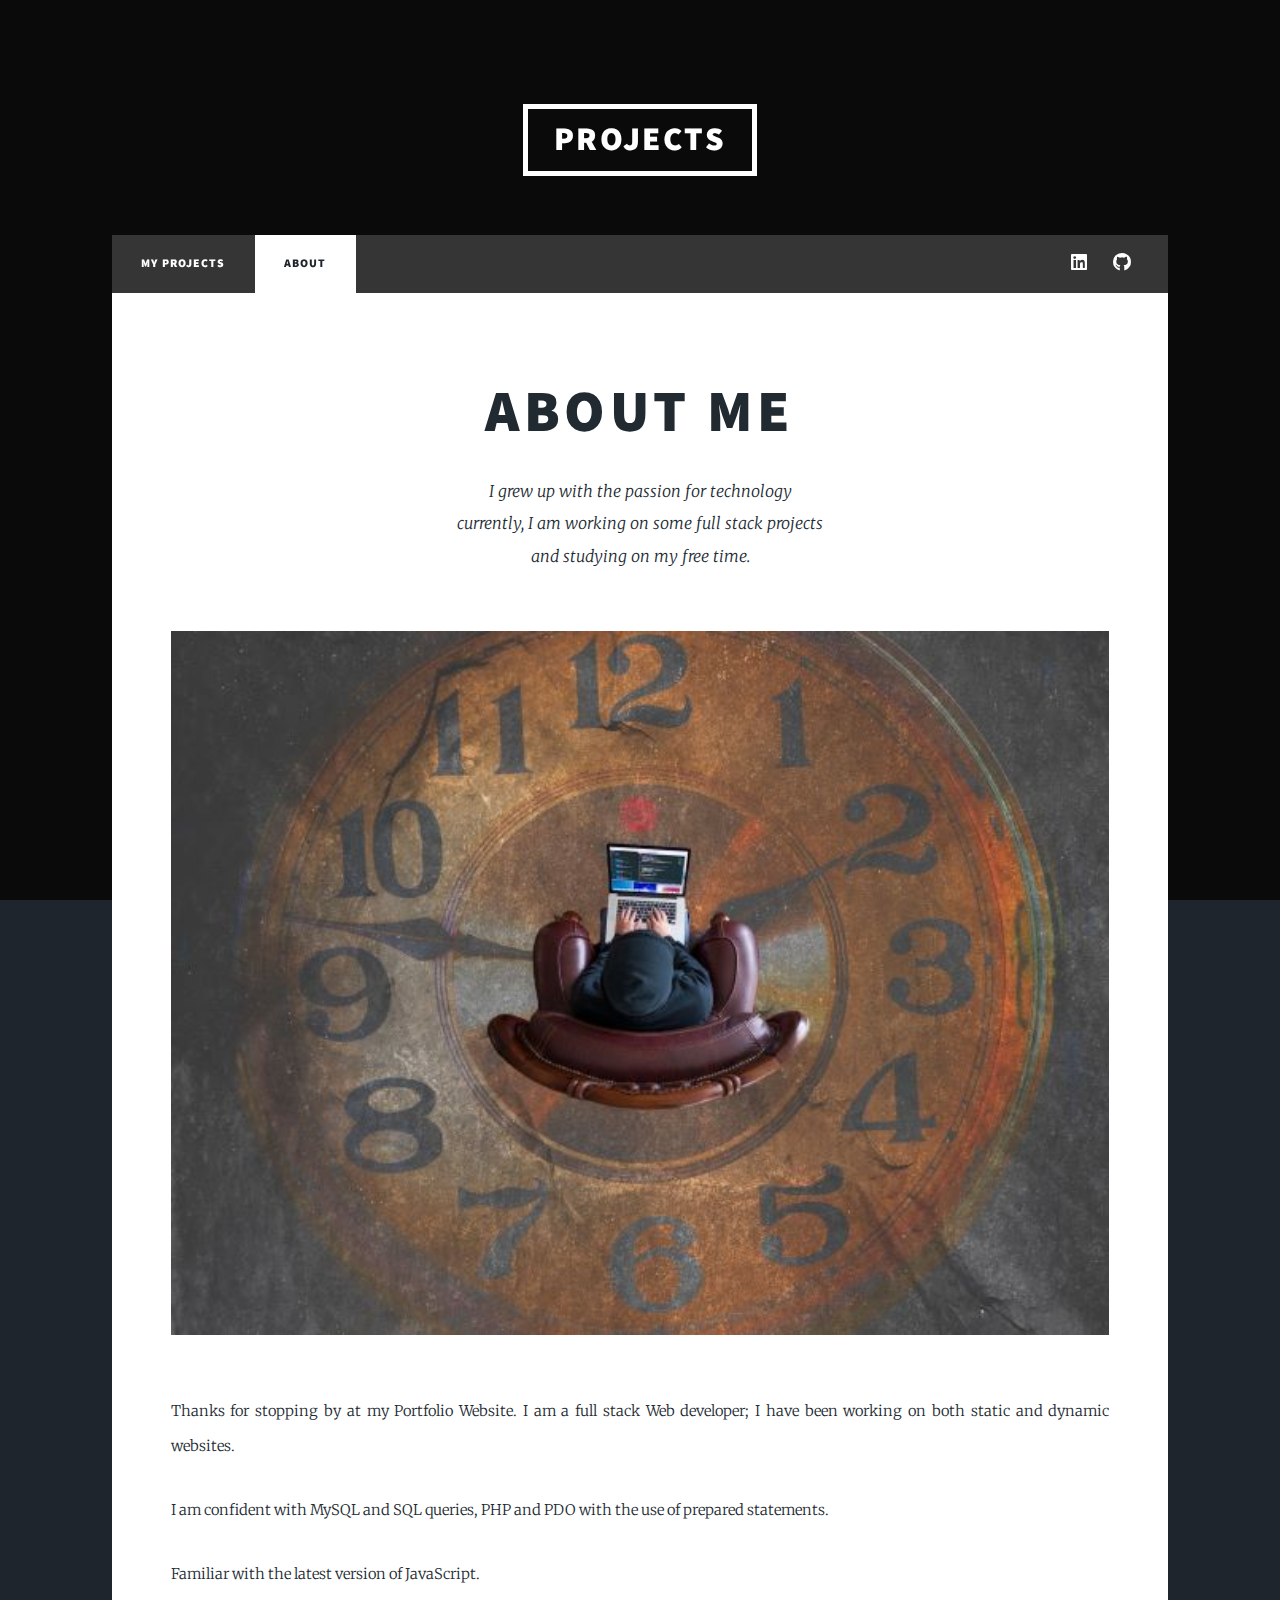
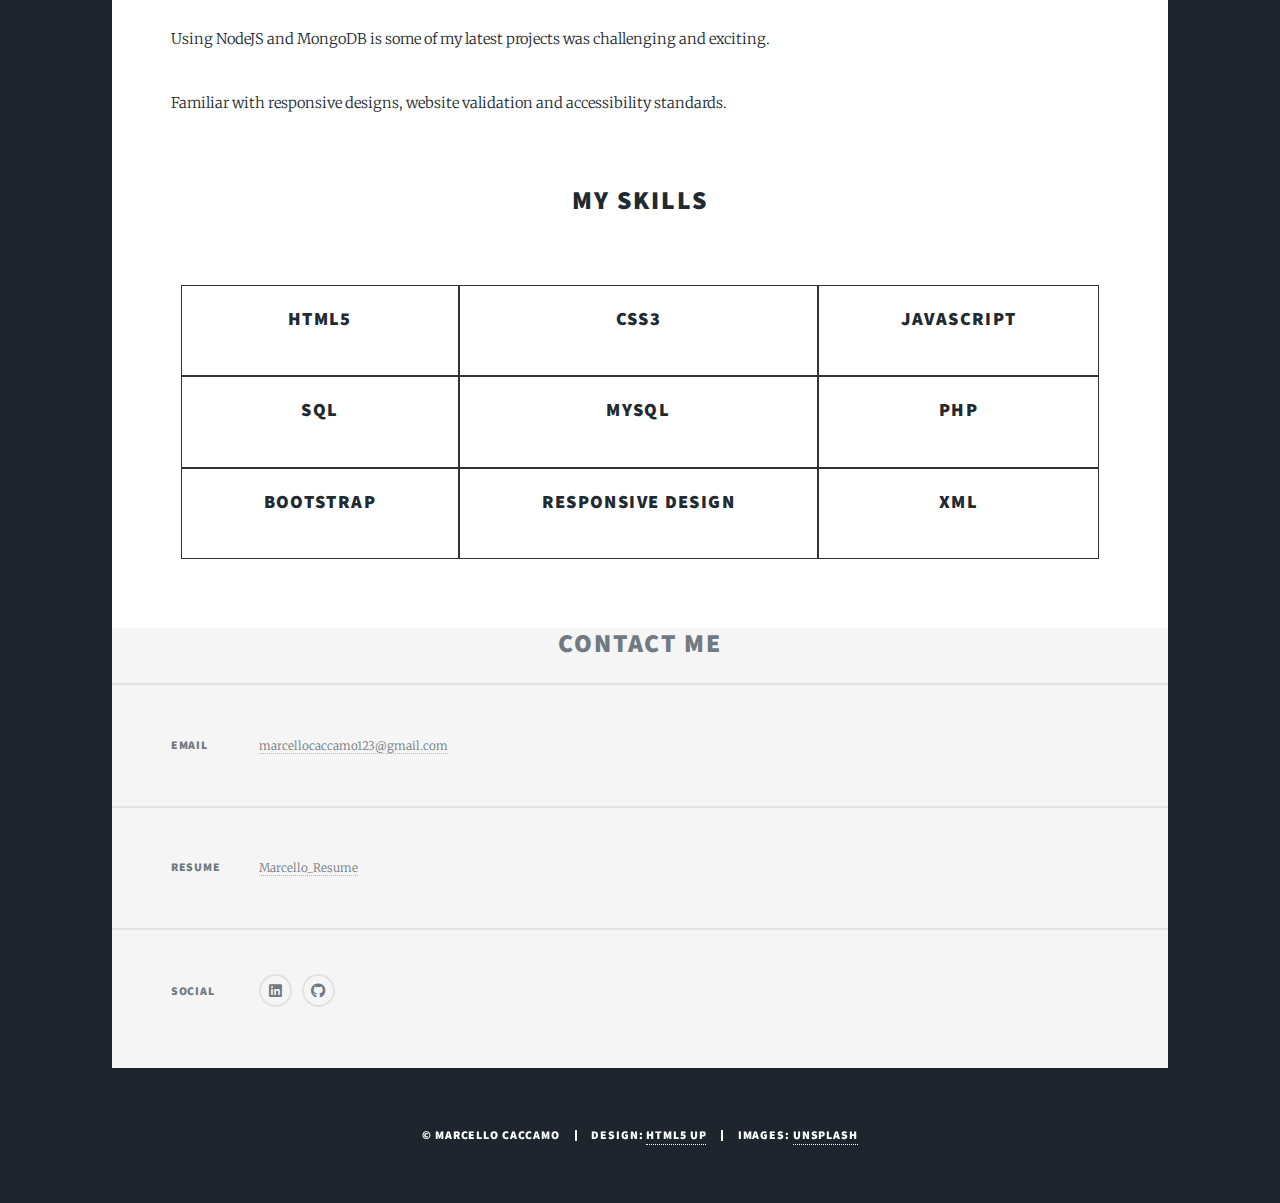
<file: about.html>
<!DOCTYPE HTML>
<html lang="en">
	<head>
		<!-- Global site tag (gtag.js) - Google Analytics -->
		<script async src="https://www.googletagmanager.com/gtag/js?id=G-T8MNN71DWJ"></script>
		<script>
		  window.dataLayer = window.dataLayer || [];
		  function gtag(){dataLayer.push(arguments);}
		  gtag('js', new Date());

		  gtag('config', 'G-T8MNN71DWJ');
		</script>
		<title>Marcello Caccamo | About</title>
		<meta charset="utf-8" />
		<meta name="viewport" content="width=device-width, initial-scale=1, user-scalable=no" />
		<link rel="stylesheet" href="assets/css/main.css" />
		<noscript><link rel="stylesheet" href="assets/css/noscript.css" /></noscript>
	</head>
	<body class="is-preload">

		<!-- Wrapper -->
			<div id="wrapper">

				<!-- Header -->
					<header id="header">
						<a href="index.html" class="logo">Projects</a>
					</header>

				<!-- Nav -->
					<nav id="nav">
						<ul class="links">
							<li><a href="index.html">My projects</a></li>
							<li class="active"><a href="about.html">About</a></li>
						</ul>
						<ul class="icons">
							<li><a href="https://www.linkedin.com/in/marcello-caccamo-25031a95/" class="icon brands alt fa-linkedin"><span class="label">LinkedIn</span></a></li>
								<li><a href="https://github.com/MarciDeveloper" class="icon brands alt fa-github"><span class="label">GitHub</span></a></li>
						</ul>
					</nav>

				<!-- Main -->
					<div id="main">

						<!-- Post -->
							<section class="post">
								<header class="major">
									<h1>About me</h1>
									<p>I grew up with the passion for technology<br />
									currently, I am working on some full stack projects<br />
									and studying on my free time.</p>
								</header>
								<div class="image main"><img src="images/kevin-ku-aiyBwbrWWlo-unsplash.jpg" alt="doSomethingGreat" /></div>
								<p>Thanks for stopping by at my Portfolio Website. I am a full stack Web developer; I have been working on both static and dynamic websites. </p>
								<p>I am confident with MySQL and SQL queries, PHP and PDO with the use of prepared statements.</p>
								<p>Familiar with the latest version of JavaScript.</p>
								<p>Using NodeJS and MongoDB is some of my latest projects was challenging and exciting.</p>
								<p>Familiar with responsive designs, website validation and accessibility standards.</p>
								<br>
								<h2 id="skills">My Skills</h2>
								<br>
								<div class="grid-container">
									<div class="grid-item"><h3 class="set">html5</h3></div>
									<div class="grid-item"><h3 class="set">css3</h3></div>
									<div class="grid-item"><h3 class="set">JavaScript</h3></div>
									<div class="grid-item"><h3 class="set">sql</h3></div>
									<div class="grid-item"><h3 class="set">mysql</h3></div>
									<div class="grid-item"><h3 class="set">php</h3></div>
									<div class="grid-item"><h3 class="set">Bootstrap</h3></div>
									<div class="grid-item"><h3 class="set">Responsive Design</h3></div>
									<div class="grid-item"><h3 class="set">xml</h3></div>
								</div>
							</section>

					</div>

				<!-- Footer -->
				<footer id="footer">
					<section class="split contact">
						<h2 id="contacts">Contact Me</h2>
						<section>
							<h3>Email</h3>
							<p><a href="mailto:marcellocaccamo123@gmail.com">marcellocaccamo123@gmail.com</a></p>
						</section>
						<section>
							<h3>Resume</h3>
							<p><a href="assets/resume/marcelloResume_IT.pdf" download>Marcello_Resume</a></p>
						</section>
						<section>
							<h3>Social</h3>
							<ul class="icons alt">
								<li><a href="https://www.linkedin.com/in/marcello-caccamo-25031a95/" class="icon brands alt fa-linkedin"><span class="label">LinkedIn</span></a></li>
								<li><a href="https://github.com/MarciDeveloper" class="icon brands alt fa-github"><span class="label">GitHub</span></a></li>
							</ul>
						</section>
					</section>
				</footer>

			<!-- Copyright -->
				<div id="copyright">
					<ul><li>&copy; Marcello Caccamo</li><li>Design: <a href="https://html5up.net">HTML5 UP</a></li><li>Images: <a href="https://unsplash.com/">UNSPLASH</a></li></ul>
				</div>

			</div>

		<!-- Scripts -->
			<script src="assets/js/jquery.min.js"></script>
			<script src="assets/js/jquery.scrollex.min.js"></script>
			<script src="assets/js/jquery.scrolly.min.js"></script>
			<script src="assets/js/browser.min.js"></script>
			<script src="assets/js/breakpoints.min.js"></script>
			<script src="assets/js/util.js"></script>
			<script src="assets/js/main.js"></script>

	</body>
</html>
</file>
<file: assets/css/main.css>
@import url(fontawesome-all.min.css);
@import url("https://fonts.googleapis.com/css?family=Merriweather:300,700,300italic,700italic|Source+Sans+Pro:900");

/*
	Massively by HTML5 UP
	html5up.net | @ajlkn
	Free for personal and commercial use under the CCA 3.0 license (html5up.net/license)
*/

html, body, div, span, applet, object,
iframe, h1, h2, h3, h4, h5, h6, p, blockquote,
pre, a, abbr, acronym, address, big, cite,
code, del, dfn, em, img, ins, kbd, q, s, samp,
small, strike, strong, sub, sup, tt, var, b,
u, i, center, dl, dt, dd, ol, ul, li, fieldset,
form, label, legend, table, caption, tbody,
tfoot, thead, tr, th, td, article, aside,
canvas, details, embed, figure, figcaption,
footer, header, hgroup, menu, nav, output, ruby,
section, summary, time, mark, audio, video {
	margin: 0;
	padding: 0;
	border: 0;
	font-size: 100%;
	font: inherit;
	vertical-align: baseline;}

article, aside, details, figcaption, figure,
footer, header, hgroup, menu, nav, section {
	display: block;}

body {
	line-height: 1;
}

ol, ul {
	list-style: none;
}

blockquote, q {
	quotes: none;
}

	blockquote:before, blockquote:after, q:before, q:after {
		content: '';
		content: none;
	}

table {
	border-collapse: collapse;
	border-spacing: 0;
}

body {
	-webkit-text-size-adjust: none;
}

mark {
	background-color: transparent;
	color: inherit;
}

input::-moz-focus-inner {
	border: 0;
	padding: 0;
}

input, select, textarea {
	-moz-appearance: none;
	-webkit-appearance: none;
	-ms-appearance: none;
	appearance: none;
}

/* Basic */

	@-ms-viewport {
		width: device-width;
	}

	body {
		-ms-overflow-style: scrollbar;
	}

	@media screen and (max-width: 480px) {

		html, body {
			min-width: 320px;
		}

	}

	html {
		box-sizing: border-box;
	}

	*, *:before, *:after {
		box-sizing: inherit;
	}

	body {
		background-color: #1e252d;
	}

		body.is-preload *, body.is-preload *:before, body.is-preload *:after {
			-moz-animation: none !important;
			-webkit-animation: none !important;
			-ms-animation: none !important;
			animation: none !important;
			-moz-transition: none !important;
			-webkit-transition: none !important;
			-ms-transition: none !important;
			transition: none !important;
		}

/* Type */

	html {
		font-size: 16pt;
	}

		@media screen and (max-width: 1680px) {

			html {
				font-size: 12pt;
			}

		}

		@media screen and (max-width: 1280px) {

			html {
				font-size: 11pt;
			}

		}

		@media screen and (max-width: 360px) {

			html {
				font-size: 10pt;
			}

		}

	body {
		color: #212931;
	}

	body, input, select, textarea {
		font-family: "Merriweather", Georgia, serif;
		font-weight: 300;
		font-size: 1rem;
		line-height: 2.375;
	}

	a {
		-moz-transition: color 0.2s ease-in-out, background-color 0.2s ease-in-out, border-color 0.2s ease-in-out, box-shadow 0.2s ease-in-out;
		-webkit-transition: color 0.2s ease-in-out, background-color 0.2s ease-in-out, border-color 0.2s ease-in-out, box-shadow 0.2s ease-in-out;
		-ms-transition: color 0.2s ease-in-out, background-color 0.2s ease-in-out, border-color 0.2s ease-in-out, box-shadow 0.2s ease-in-out;
		transition: color 0.2s ease-in-out, background-color 0.2s ease-in-out, border-color 0.2s ease-in-out, box-shadow 0.2s ease-in-out;
		border-bottom: dotted 1px;
		text-decoration: none;
	}

		a:hover {
			border-bottom-color: transparent;
		}

	strong, b {
		font-weight: 600;
	}

	em, i {
		font-style: italic;
	}

	p {
		text-align: justify;
		margin: 0 0 2rem 0;
	}

	h1, h2, h3, h4, h5, h6 {
		font-family: "Source Sans Pro", Helvetica, sans-serif;
		font-weight: 900;
		line-height: 1.5;
		letter-spacing: 0.075em;
		text-transform: uppercase;
		margin: 0 0 1rem 0;
	}

		h1 a, h2 a, h3 a, h4 a, h5 a, h6 a {
			border-bottom: 0;
			color: inherit;
			text-decoration: none;
		}

	h1 {
		font-size: 4rem;
		line-height: 1.1;
		margin: 0 0 2rem 0;
	}

	h2 {
		font-size: 1.75rem;
		line-height: 1.3;
		margin: 0 0 1.5rem 0;
	}

	h3 {
		font-size: 1.25rem;
		margin: 0 0 1.5rem 0;
	}

	h4 {
		font-size: 1rem;
	}

	h5 {
		font-size: 0.9rem;
	}

	h6 {
		font-size: 0.8rem;
	}

	sub {
		font-size: 0.8rem;
		position: relative;
		top: 0.5rem;
	}

	sup {
		font-size: 0.8rem;
		position: relative;
		top: -0.5rem;
	}

	blockquote {
		border-left: solid 4px;
		font-style: italic;
		margin: 0 0 2rem 0;
		padding: 0.5rem 0 0.5rem 2rem;
	}

	code {
		border: solid 2px;
		font-family: "Courier New", monospace;
		font-size: 0.9rem;
		margin: 0 0.25rem;
		padding: 0.25rem 0.65rem;
	}

	pre {
		-webkit-overflow-scrolling: touch;
		font-family: "Courier New", monospace;
		font-size: 0.9rem;
		margin: 0 0 2rem 0;
	}

		pre code {
			display: block;
			line-height: 1.75;
			padding: 1rem 1.5rem;
			overflow-x: auto;
		}

	hr {
		border: 0;
		border-bottom: solid 2px;
		margin: 3rem 0;
	}

		hr.major {
			margin: 5rem 0;
		}

	.align-left {
		text-align: left;
	}

	.align-center {
		text-align: center;
	}

	.align-right {
		text-align: right;
	}

	input, select, textarea {
		color: #212931;
	}

	a {
		color: #212931;
		border-bottom-color: rgba(33, 41, 49, 0.5);
	}

		a:hover {
			border-bottom-color: transparent;
			color: #18bfef !important;
		}

	strong, b {
		color: #212931;
	}

	h1, h2, h3, h4, h5, h6 {
		color: #212931;
	}

	blockquote {
		border-left-color: #eeeeee;
	}

	h2#projects {
		font-size: 2.5em;
	}


	code {
		background: rgba(220, 220, 220, 0.25);
		border-color: #eeeeee;
	}

	hr {
		border-bottom-color: #eeeeee;
	}

/* Row */

	.row {
		display: flex;
		flex-wrap: wrap;
		box-sizing: border-box;
		align-items: stretch;
	}

		.row > * {
			box-sizing: border-box;
		}

		.row.gtr-uniform > * > :last-child {
			margin-bottom: 0;
		}

		.row.aln-left {
			justify-content: flex-start;
		}

		.row.aln-center {
			justify-content: center;
		}

		.row.aln-right {
			justify-content: flex-end;
		}

		.row.aln-top {
			align-items: flex-start;
		}

		.row.aln-middle {
			align-items: center;
		}

		.row.aln-bottom {
			align-items: flex-end;
		}

		.row > .imp {
			order: -1;
		}

		.row > .col-1 {
			width: 8.33333%;
		}

		.row > .off-1 {
			margin-left: 8.33333%;
		}

		.row > .col-2 {
			width: 16.66667%;
		}

		.row > .off-2 {
			margin-left: 16.66667%;
		}

		.row > .col-3 {
			width: 25%;
		}

		.row > .off-3 {
			margin-left: 25%;
		}

		.row > .col-4 {
			width: 33.33333%;
		}

		.row > .off-4 {
			margin-left: 33.33333%;
		}

		.row > .col-5 {
			width: 41.66667%;
		}

		.row > .off-5 {
			margin-left: 41.66667%;
		}

		.row > .col-6 {
			width: 50%;
		}

		.row > .off-6 {
			margin-left: 50%;
		}

		.row > .col-7 {
			width: 58.33333%;
		}

		.row > .off-7 {
			margin-left: 58.33333%;
		}

		.row > .col-8 {
			width: 66.66667%;
		}

		.row > .off-8 {
			margin-left: 66.66667%;
		}

		.row > .col-9 {
			width: 75%;
		}

		.row > .off-9 {
			margin-left: 75%;
		}

		.row > .col-10 {
			width: 83.33333%;
		}

		.row > .off-10 {
			margin-left: 83.33333%;
		}

		.row > .col-11 {
			width: 91.66667%;
		}

		.row > .off-11 {
			margin-left: 91.66667%;
		}

		.row > .col-12 {
			width: 100%;
		}

		.row > .off-12 {
			margin-left: 100%;
		}

		.row.gtr-0 {
			margin-top: 0;
			margin-left: 0rem;
		}

			.row.gtr-0 > * {
				padding: 0 0 0 0rem;
			}

			.row.gtr-0.gtr-uniform {
				margin-top: 0rem;
			}

				.row.gtr-0.gtr-uniform > * {
					padding-top: 0rem;
				}

		.row.gtr-25 {
			margin-top: 0;
			margin-left: -0.375rem;
		}

			.row.gtr-25 > * {
				padding: 0 0 0 0.375rem;
			}

			.row.gtr-25.gtr-uniform {
				margin-top: -0.375rem;
			}

				.row.gtr-25.gtr-uniform > * {
					padding-top: 0.375rem;
				}

		.row.gtr-50 {
			margin-top: 0;
			margin-left: -0.75rem;
		}

			.row.gtr-50 > * {
				padding: 0 0 0 0.75rem;
			}

			.row.gtr-50.gtr-uniform {
				margin-top: -0.75rem;
			}

				.row.gtr-50.gtr-uniform > * {
					padding-top: 0.75rem;
				}

		.row {
			margin-top: 0;
			margin-left: -1.5rem;
		}

			.row > * {
				padding: 0 0 0 1.5rem;
			}

			.row.gtr-uniform {
				margin-top: -1.5rem;
			}

				.row.gtr-uniform > * {
					padding-top: 1.5rem;
				}

		.row.gtr-150 {
			margin-top: 0;
			margin-left: -2.25rem;
		}

			.row.gtr-150 > * {
				padding: 0 0 0 2.25rem;
			}

			.row.gtr-150.gtr-uniform {
				margin-top: -2.25rem;
			}

				.row.gtr-150.gtr-uniform > * {
					padding-top: 2.25rem;
				}

		.row.gtr-200 {
			margin-top: 0;
			margin-left: -3rem;
		}

			.row.gtr-200 > * {
				padding: 0 0 0 3rem;
			}

			.row.gtr-200.gtr-uniform {
				margin-top: -3rem;
			}

				.row.gtr-200.gtr-uniform > * {
					padding-top: 3rem;
				}

		@media screen and (max-width: 1680px) {

			.row {
				display: flex;
				flex-wrap: wrap;
				box-sizing: border-box;
				align-items: stretch;
			}

				.row > * {
					box-sizing: border-box;
				}

				.row.gtr-uniform > * > :last-child {
					margin-bottom: 0;
				}

				.row.aln-left {
					justify-content: flex-start;
				}

				.row.aln-center {
					justify-content: center;
				}

				.row.aln-right {
					justify-content: flex-end;
				}

				.row.aln-top {
					align-items: flex-start;
				}

				.row.aln-middle {
					align-items: center;
				}

				.row.aln-bottom {
					align-items: flex-end;
				}

				.row > .imp-xlarge {
					order: -1;
				}

				.row > .col-1-xlarge {
					width: 8.33333%;
				}

				.row > .off-1-xlarge {
					margin-left: 8.33333%;
				}

				.row > .col-2-xlarge {
					width: 16.66667%;
				}

				.row > .off-2-xlarge {
					margin-left: 16.66667%;
				}

				.row > .col-3-xlarge {
					width: 25%;
				}

				.row > .off-3-xlarge {
					margin-left: 25%;
				}

				.row > .col-4-xlarge {
					width: 33.33333%;
				}

				.row > .off-4-xlarge {
					margin-left: 33.33333%;
				}

				.row > .col-5-xlarge {
					width: 41.66667%;
				}

				.row > .off-5-xlarge {
					margin-left: 41.66667%;
				}

				.row > .col-6-xlarge {
					width: 50%;
				}

				.row > .off-6-xlarge {
					margin-left: 50%;
				}

				.row > .col-7-xlarge {
					width: 58.33333%;
				}

				.row > .off-7-xlarge {
					margin-left: 58.33333%;
				}

				.row > .col-8-xlarge {
					width: 66.66667%;
				}

				.row > .off-8-xlarge {
					margin-left: 66.66667%;
				}

				.row > .col-9-xlarge {
					width: 75%;
				}

				.row > .off-9-xlarge {
					margin-left: 75%;
				}

				.row > .col-10-xlarge {
					width: 83.33333%;
				}

				.row > .off-10-xlarge {
					margin-left: 83.33333%;
				}

				.row > .col-11-xlarge {
					width: 91.66667%;
				}

				.row > .off-11-xlarge {
					margin-left: 91.66667%;
				}

				.row > .col-12-xlarge {
					width: 100%;
				}

				.row > .off-12-xlarge {
					margin-left: 100%;
				}

				.row.gtr-0 {
					margin-top: 0;
					margin-left: 0rem;
				}

					.row.gtr-0 > * {
						padding: 0 0 0 0rem;
					}

					.row.gtr-0.gtr-uniform {
						margin-top: 0rem;
					}

						.row.gtr-0.gtr-uniform > * {
							padding-top: 0rem;
						}

				.row.gtr-25 {
					margin-top: 0;
					margin-left: -0.375rem;
				}

					.row.gtr-25 > * {
						padding: 0 0 0 0.375rem;
					}

					.row.gtr-25.gtr-uniform {
						margin-top: -0.375rem;
					}

						.row.gtr-25.gtr-uniform > * {
							padding-top: 0.375rem;
						}

				.row.gtr-50 {
					margin-top: 0;
					margin-left: -0.75rem;
				}

					.row.gtr-50 > * {
						padding: 0 0 0 0.75rem;
					}

					.row.gtr-50.gtr-uniform {
						margin-top: -0.75rem;
					}

						.row.gtr-50.gtr-uniform > * {
							padding-top: 0.75rem;
						}

				.row {
					margin-top: 0;
					margin-left: -1.5rem;
				}

					.row > * {
						padding: 0 0 0 1.5rem;
					}

					.row.gtr-uniform {
						margin-top: -1.5rem;
					}

						.row.gtr-uniform > * {
							padding-top: 1.5rem;
						}

				.row.gtr-150 {
					margin-top: 0;
					margin-left: -2.25rem;
				}

					.row.gtr-150 > * {
						padding: 0 0 0 2.25rem;
					}

					.row.gtr-150.gtr-uniform {
						margin-top: -2.25rem;
					}

						.row.gtr-150.gtr-uniform > * {
							padding-top: 2.25rem;
						}

				.row.gtr-200 {
					margin-top: 0;
					margin-left: -3rem;
				}

					.row.gtr-200 > * {
						padding: 0 0 0 3rem;
					}

					.row.gtr-200.gtr-uniform {
						margin-top: -3rem;
					}

						.row.gtr-200.gtr-uniform > * {
							padding-top: 3rem;
						}

		}

		@media screen and (max-width: 1280px) {

			.row {
				display: flex;
				flex-wrap: wrap;
				box-sizing: border-box;
				align-items: stretch;
			}

				.row > * {
					box-sizing: border-box;
				}

				.row.gtr-uniform > * > :last-child {
					margin-bottom: 0;
				}

				.row.aln-left {
					justify-content: flex-start;
				}

				.row.aln-center {
					justify-content: center;
				}

				.row.aln-right {
					justify-content: flex-end;
				}

				.row.aln-top {
					align-items: flex-start;
				}

				.row.aln-middle {
					align-items: center;
				}

				.row.aln-bottom {
					align-items: flex-end;
				}

				.row > .imp-large {
					order: -1;
				}

				.row > .col-1-large {
					width: 8.33333%;
				}

				.row > .off-1-large {
					margin-left: 8.33333%;
				}

				.row > .col-2-large {
					width: 16.66667%;
				}

				.row > .off-2-large {
					margin-left: 16.66667%;
				}

				.row > .col-3-large {
					width: 25%;
				}

				.row > .off-3-large {
					margin-left: 25%;
				}

				.row > .col-4-large {
					width: 33.33333%;
				}

				.row > .off-4-large {
					margin-left: 33.33333%;
				}

				.row > .col-5-large {
					width: 41.66667%;
				}

				.row > .off-5-large {
					margin-left: 41.66667%;
				}

				.row > .col-6-large {
					width: 50%;
				}

				.row > .off-6-large {
					margin-left: 50%;
				}

				.row > .col-7-large {
					width: 58.33333%;
				}

				.row > .off-7-large {
					margin-left: 58.33333%;
				}

				.row > .col-8-large {
					width: 66.66667%;
				}

				.row > .off-8-large {
					margin-left: 66.66667%;
				}

				.row > .col-9-large {
					width: 75%;
				}

				.row > .off-9-large {
					margin-left: 75%;
				}

				.row > .col-10-large {
					width: 83.33333%;
				}

				.row > .off-10-large {
					margin-left: 83.33333%;
				}

				.row > .col-11-large {
					width: 91.66667%;
				}

				.row > .off-11-large {
					margin-left: 91.66667%;
				}

				.row > .col-12-large {
					width: 100%;
				}

				.row > .off-12-large {
					margin-left: 100%;
				}

				.row.gtr-0 {
					margin-top: 0;
					margin-left: 0rem;
				}

					.row.gtr-0 > * {
						padding: 0 0 0 0rem;
					}

					.row.gtr-0.gtr-uniform {
						margin-top: 0rem;
					}

						.row.gtr-0.gtr-uniform > * {
							padding-top: 0rem;
						}

				.row.gtr-25 {
					margin-top: 0;
					margin-left: -0.375rem;
				}

					.row.gtr-25 > * {
						padding: 0 0 0 0.375rem;
					}

					.row.gtr-25.gtr-uniform {
						margin-top: -0.375rem;
					}

						.row.gtr-25.gtr-uniform > * {
							padding-top: 0.375rem;
						}

				.row.gtr-50 {
					margin-top: 0;
					margin-left: -0.75rem;
				}

					.row.gtr-50 > * {
						padding: 0 0 0 0.75rem;
					}

					.row.gtr-50.gtr-uniform {
						margin-top: -0.75rem;
					}

						.row.gtr-50.gtr-uniform > * {
							padding-top: 0.75rem;
						}

				.row {
					margin-top: 0;
					margin-left: -1.5rem;
				}

					.row > * {
						padding: 0 0 0 1.5rem;
					}

					.row.gtr-uniform {
						margin-top: -1.5rem;
					}

						.row.gtr-uniform > * {
							padding-top: 1.5rem;
						}

				.row.gtr-150 {
					margin-top: 0;
					margin-left: -2.25rem;
				}

					.row.gtr-150 > * {
						padding: 0 0 0 2.25rem;
					}

					.row.gtr-150.gtr-uniform {
						margin-top: -2.25rem;
					}

						.row.gtr-150.gtr-uniform > * {
							padding-top: 2.25rem;
						}

				.row.gtr-200 {
					margin-top: 0;
					margin-left: -3rem;
				}

					.row.gtr-200 > * {
						padding: 0 0 0 3rem;
					}

					.row.gtr-200.gtr-uniform {
						margin-top: -3rem;
					}

						.row.gtr-200.gtr-uniform > * {
							padding-top: 3rem;
						}

		}

		@media screen and (max-width: 980px) {

			.row {
				display: flex;
				flex-wrap: wrap;
				box-sizing: border-box;
				align-items: stretch;
			}

				.row > * {
					box-sizing: border-box;
				}

				.row.gtr-uniform > * > :last-child {
					margin-bottom: 0;
				}

				.row.aln-left {
					justify-content: flex-start;
				}

				.row.aln-center {
					justify-content: center;
				}

				.row.aln-right {
					justify-content: flex-end;
				}

				.row.aln-top {
					align-items: flex-start;
				}

				.row.aln-middle {
					align-items: center;
				}

				.row.aln-bottom {
					align-items: flex-end;
				}

				.row > .imp-medium {
					order: -1;
				}

				.row > .col-1-medium {
					width: 8.33333%;
				}

				.row > .off-1-medium {
					margin-left: 8.33333%;
				}

				.row > .col-2-medium {
					width: 16.66667%;
				}

				.row > .off-2-medium {
					margin-left: 16.66667%;
				}

				.row > .col-3-medium {
					width: 25%;
				}

				.row > .off-3-medium {
					margin-left: 25%;
				}

				.row > .col-4-medium {
					width: 33.33333%;
				}

				.row > .off-4-medium {
					margin-left: 33.33333%;
				}

				.row > .col-5-medium {
					width: 41.66667%;
				}

				.row > .off-5-medium {
					margin-left: 41.66667%;
				}

				.row > .col-6-medium {
					width: 50%;
				}

				.row > .off-6-medium {
					margin-left: 50%;
				}

				.row > .col-7-medium {
					width: 58.33333%;
				}

				.row > .off-7-medium {
					margin-left: 58.33333%;
				}

				.row > .col-8-medium {
					width: 66.66667%;
				}

				.row > .off-8-medium {
					margin-left: 66.66667%;
				}

				.row > .col-9-medium {
					width: 75%;
				}

				.row > .off-9-medium {
					margin-left: 75%;
				}

				.row > .col-10-medium {
					width: 83.33333%;
				}

				.row > .off-10-medium {
					margin-left: 83.33333%;
				}

				.row > .col-11-medium {
					width: 91.66667%;
				}

				.row > .off-11-medium {
					margin-left: 91.66667%;
				}

				.row > .col-12-medium {
					width: 100%;
				}

				.row > .off-12-medium {
					margin-left: 100%;
				}

				.row.gtr-0 {
					margin-top: 0;
					margin-left: 0rem;
				}

					.row.gtr-0 > * {
						padding: 0 0 0 0rem;
					}

					.row.gtr-0.gtr-uniform {
						margin-top: 0rem;
					}

						.row.gtr-0.gtr-uniform > * {
							padding-top: 0rem;
						}

				.row.gtr-25 {
					margin-top: 0;
					margin-left: -0.375rem;
				}

					.row.gtr-25 > * {
						padding: 0 0 0 0.375rem;
					}

					.row.gtr-25.gtr-uniform {
						margin-top: -0.375rem;
					}

						.row.gtr-25.gtr-uniform > * {
							padding-top: 0.375rem;
						}

				.row.gtr-50 {
					margin-top: 0;
					margin-left: -0.75rem;
				}

					.row.gtr-50 > * {
						padding: 0 0 0 0.75rem;
					}

					.row.gtr-50.gtr-uniform {
						margin-top: -0.75rem;
					}

						.row.gtr-50.gtr-uniform > * {
							padding-top: 0.75rem;
						}

				.row {
					margin-top: 0;
					margin-left: -1.5rem;
				}

					.row > * {
						padding: 0 0 0 1.5rem;
					}

					.row.gtr-uniform {
						margin-top: -1.5rem;
					}

						.row.gtr-uniform > * {
							padding-top: 1.5rem;
						}

				.row.gtr-150 {
					margin-top: 0;
					margin-left: -2.25rem;
				}

					.row.gtr-150 > * {
						padding: 0 0 0 2.25rem;
					}

					.row.gtr-150.gtr-uniform {
						margin-top: -2.25rem;
					}

						.row.gtr-150.gtr-uniform > * {
							padding-top: 2.25rem;
						}

				.row.gtr-200 {
					margin-top: 0;
					margin-left: -3rem;
				}

					.row.gtr-200 > * {
						padding: 0 0 0 3rem;
					}

					.row.gtr-200.gtr-uniform {
						margin-top: -3rem;
					}

						.row.gtr-200.gtr-uniform > * {
							padding-top: 3rem;
						}

		}

		@media screen and (max-width: 736px) {

			.row {
				display: flex;
				flex-wrap: wrap;
				box-sizing: border-box;
				align-items: stretch;
			}

				.row > * {
					box-sizing: border-box;
				}

				.row.gtr-uniform > * > :last-child {
					margin-bottom: 0;
				}

				.row.aln-left {
					justify-content: flex-start;
				}

				.row.aln-center {
					justify-content: center;
				}

				.row.aln-right {
					justify-content: flex-end;
				}

				.row.aln-top {
					align-items: flex-start;
				}

				.row.aln-middle {
					align-items: center;
				}

				.row.aln-bottom {
					align-items: flex-end;
				}

				.row > .imp-small {
					order: -1;
				}

				.row > .col-1-small {
					width: 8.33333%;
				}

				.row > .off-1-small {
					margin-left: 8.33333%;
				}

				.row > .col-2-small {
					width: 16.66667%;
				}

				.row > .off-2-small {
					margin-left: 16.66667%;
				}

				.row > .col-3-small {
					width: 25%;
				}

				.row > .off-3-small {
					margin-left: 25%;
				}

				.row > .col-4-small {
					width: 33.33333%;
				}

				.row > .off-4-small {
					margin-left: 33.33333%;
				}

				.row > .col-5-small {
					width: 41.66667%;
				}

				.row > .off-5-small {
					margin-left: 41.66667%;
				}

				.row > .col-6-small {
					width: 50%;
				}

				.row > .off-6-small {
					margin-left: 50%;
				}

				.row > .col-7-small {
					width: 58.33333%;
				}

				.row > .off-7-small {
					margin-left: 58.33333%;
				}

				.row > .col-8-small {
					width: 66.66667%;
				}

				.row > .off-8-small {
					margin-left: 66.66667%;
				}

				.row > .col-9-small {
					width: 75%;
				}

				.row > .off-9-small {
					margin-left: 75%;
				}

				.row > .col-10-small {
					width: 83.33333%;
				}

				.row > .off-10-small {
					margin-left: 83.33333%;
				}

				.row > .col-11-small {
					width: 91.66667%;
				}

				.row > .off-11-small {
					margin-left: 91.66667%;
				}

				.row > .col-12-small {
					width: 100%;
				}

				.row > .off-12-small {
					margin-left: 100%;
				}

				.row.gtr-0 {
					margin-top: 0;
					margin-left: 0rem;
				}

					.row.gtr-0 > * {
						padding: 0 0 0 0rem;
					}

					.row.gtr-0.gtr-uniform {
						margin-top: 0rem;
					}

						.row.gtr-0.gtr-uniform > * {
							padding-top: 0rem;
						}

				.row.gtr-25 {
					margin-top: 0;
					margin-left: -0.375rem;
				}

					.row.gtr-25 > * {
						padding: 0 0 0 0.375rem;
					}

					.row.gtr-25.gtr-uniform {
						margin-top: -0.375rem;
					}

						.row.gtr-25.gtr-uniform > * {
							padding-top: 0.375rem;
						}

				.row.gtr-50 {
					margin-top: 0;
					margin-left: -0.75rem;
				}

					.row.gtr-50 > * {
						padding: 0 0 0 0.75rem;
					}

					.row.gtr-50.gtr-uniform {
						margin-top: -0.75rem;
					}

						.row.gtr-50.gtr-uniform > * {
							padding-top: 0.75rem;
						}

				.row {
					margin-top: 0;
					margin-left: -1.5rem;
				}

					.row > * {
						padding: 0 0 0 1.5rem;
					}

					.row.gtr-uniform {
						margin-top: -1.5rem;
					}

						.row.gtr-uniform > * {
							padding-top: 1.5rem;
						}

				.row.gtr-150 {
					margin-top: 0;
					margin-left: -2.25rem;
				}

					.row.gtr-150 > * {
						padding: 0 0 0 2.25rem;
					}

					.row.gtr-150.gtr-uniform {
						margin-top: -2.25rem;
					}

						.row.gtr-150.gtr-uniform > * {
							padding-top: 2.25rem;
						}

				.row.gtr-200 {
					margin-top: 0;
					margin-left: -3rem;
				}

					.row.gtr-200 > * {
						padding: 0 0 0 3rem;
					}

					.row.gtr-200.gtr-uniform {
						margin-top: -3rem;
					}

						.row.gtr-200.gtr-uniform > * {
							padding-top: 3rem;
						}

		}

		@media screen and (max-width: 480px) {

			.row {
				display: flex;
				flex-wrap: wrap;
				box-sizing: border-box;
				align-items: stretch;
			}

				.row > * {
					box-sizing: border-box;
				}

				.row.gtr-uniform > * > :last-child {
					margin-bottom: 0;
				}

				.row.aln-left {
					justify-content: flex-start;
				}

				.row.aln-center {
					justify-content: center;
				}

				.row.aln-right {
					justify-content: flex-end;
				}

				.row.aln-top {
					align-items: flex-start;
				}

				.row.aln-middle {
					align-items: center;
				}

				.row.aln-bottom {
					align-items: flex-end;
				}

				.row > .imp-xsmall {
					order: -1;
				}

				.row > .col-1-xsmall {
					width: 8.33333%;
				}

				.row > .off-1-xsmall {
					margin-left: 8.33333%;
				}

				.row > .col-2-xsmall {
					width: 16.66667%;
				}

				.row > .off-2-xsmall {
					margin-left: 16.66667%;
				}

				.row > .col-3-xsmall {
					width: 25%;
				}

				.row > .off-3-xsmall {
					margin-left: 25%;
				}

				.row > .col-4-xsmall {
					width: 33.33333%;
				}

				.row > .off-4-xsmall {
					margin-left: 33.33333%;
				}

				.row > .col-5-xsmall {
					width: 41.66667%;
				}

				.row > .off-5-xsmall {
					margin-left: 41.66667%;
				}

				.row > .col-6-xsmall {
					width: 50%;
				}

				.row > .off-6-xsmall {
					margin-left: 50%;
				}

				.row > .col-7-xsmall {
					width: 58.33333%;
				}

				.row > .off-7-xsmall {
					margin-left: 58.33333%;
				}

				.row > .col-8-xsmall {
					width: 66.66667%;
				}

				.row > .off-8-xsmall {
					margin-left: 66.66667%;
				}

				.row > .col-9-xsmall {
					width: 75%;
				}

				.row > .off-9-xsmall {
					margin-left: 75%;
				}

				.row > .col-10-xsmall {
					width: 83.33333%;
				}

				.row > .off-10-xsmall {
					margin-left: 83.33333%;
				}

				.row > .col-11-xsmall {
					width: 91.66667%;
				}

				.row > .off-11-xsmall {
					margin-left: 91.66667%;
				}

				.row > .col-12-xsmall {
					width: 100%;
				}

				.row > .off-12-xsmall {
					margin-left: 100%;
				}

				.row.gtr-0 {
					margin-top: 0;
					margin-left: 0rem;
				}

					.row.gtr-0 > * {
						padding: 0 0 0 0rem;
					}

					.row.gtr-0.gtr-uniform {
						margin-top: 0rem;
					}

						.row.gtr-0.gtr-uniform > * {
							padding-top: 0rem;
						}

				.row.gtr-25 {
					margin-top: 0;
					margin-left: -0.375rem;
				}

					.row.gtr-25 > * {
						padding: 0 0 0 0.375rem;
					}

					.row.gtr-25.gtr-uniform {
						margin-top: -0.375rem;
					}

						.row.gtr-25.gtr-uniform > * {
							padding-top: 0.375rem;
						}

				.row.gtr-50 {
					margin-top: 0;
					margin-left: -0.75rem;
				}

					.row.gtr-50 > * {
						padding: 0 0 0 0.75rem;
					}

					.row.gtr-50.gtr-uniform {
						margin-top: -0.75rem;
					}

						.row.gtr-50.gtr-uniform > * {
							padding-top: 0.75rem;
						}

				.row {
					margin-top: 0;
					margin-left: -1.5rem;
				}

					.row > * {
						padding: 0 0 0 1.5rem;
					}

					.row.gtr-uniform {
						margin-top: -1.5rem;
					}

						.row.gtr-uniform > * {
							padding-top: 1.5rem;
						}

				.row.gtr-150 {
					margin-top: 0;
					margin-left: -2.25rem;
				}

					.row.gtr-150 > * {
						padding: 0 0 0 2.25rem;
					}

					.row.gtr-150.gtr-uniform {
						margin-top: -2.25rem;
					}

						.row.gtr-150.gtr-uniform > * {
							padding-top: 2.25rem;
						}

				.row.gtr-200 {
					margin-top: 0;
					margin-left: -3rem;
				}

					.row.gtr-200 > * {
						padding: 0 0 0 3rem;
					}

					.row.gtr-200.gtr-uniform {
						margin-top: -3rem;
					}

						.row.gtr-200.gtr-uniform > * {
							padding-top: 3rem;
						}

		}

		@media screen and (max-width: 360px) {

			.row {
				display: flex;
				flex-wrap: wrap;
				box-sizing: border-box;
				align-items: stretch;
			}

				.row > * {
					box-sizing: border-box;
				}

				.row.gtr-uniform > * > :last-child {
					margin-bottom: 0;
				}

				.row.aln-left {
					justify-content: flex-start;
				}

				.row.aln-center {
					justify-content: center;
				}

				.row.aln-right {
					justify-content: flex-end;
				}

				.row.aln-top {
					align-items: flex-start;
				}

				.row.aln-middle {
					align-items: center;
				}

				.row.aln-bottom {
					align-items: flex-end;
				}

				.row > .imp-xxsmall {
					order: -1;
				}

				.row > .col-1-xxsmall {
					width: 8.33333%;
				}

				.row > .off-1-xxsmall {
					margin-left: 8.33333%;
				}

				.row > .col-2-xxsmall {
					width: 16.66667%;
				}

				.row > .off-2-xxsmall {
					margin-left: 16.66667%;
				}

				.row > .col-3-xxsmall {
					width: 25%;
				}

				.row > .off-3-xxsmall {
					margin-left: 25%;
				}

				.row > .col-4-xxsmall {
					width: 33.33333%;
				}

				.row > .off-4-xxsmall {
					margin-left: 33.33333%;
				}

				.row > .col-5-xxsmall {
					width: 41.66667%;
				}

				.row > .off-5-xxsmall {
					margin-left: 41.66667%;
				}

				.row > .col-6-xxsmall {
					width: 50%;
				}

				.row > .off-6-xxsmall {
					margin-left: 50%;
				}

				.row > .col-7-xxsmall {
					width: 58.33333%;
				}

				.row > .off-7-xxsmall {
					margin-left: 58.33333%;
				}

				.row > .col-8-xxsmall {
					width: 66.66667%;
				}

				.row > .off-8-xxsmall {
					margin-left: 66.66667%;
				}

				.row > .col-9-xxsmall {
					width: 75%;
				}

				.row > .off-9-xxsmall {
					margin-left: 75%;
				}

				.row > .col-10-xxsmall {
					width: 83.33333%;
				}

				.row > .off-10-xxsmall {
					margin-left: 83.33333%;
				}

				.row > .col-11-xxsmall {
					width: 91.66667%;
				}

				.row > .off-11-xxsmall {
					margin-left: 91.66667%;
				}

				.row > .col-12-xxsmall {
					width: 100%;
				}

				.row > .off-12-xxsmall {
					margin-left: 100%;
				}

				.row.gtr-0 {
					margin-top: 0;
					margin-left: 0rem;
				}

					.row.gtr-0 > * {
						padding: 0 0 0 0rem;
					}

					.row.gtr-0.gtr-uniform {
						margin-top: 0rem;
					}

						.row.gtr-0.gtr-uniform > * {
							padding-top: 0rem;
						}

				.row.gtr-25 {
					margin-top: 0;
					margin-left: -0.375rem;
				}

					.row.gtr-25 > * {
						padding: 0 0 0 0.375rem;
					}

					.row.gtr-25.gtr-uniform {
						margin-top: -0.375rem;
					}

						.row.gtr-25.gtr-uniform > * {
							padding-top: 0.375rem;
						}

				.row.gtr-50 {
					margin-top: 0;
					margin-left: -0.75rem;
				}

					.row.gtr-50 > * {
						padding: 0 0 0 0.75rem;
					}

					.row.gtr-50.gtr-uniform {
						margin-top: -0.75rem;
					}

						.row.gtr-50.gtr-uniform > * {
							padding-top: 0.75rem;
						}

				.row {
					margin-top: 0;
					margin-left: -1.5rem;
				}

					.row > * {
						padding: 0 0 0 1.5rem;
					}

					.row.gtr-uniform {
						margin-top: -1.5rem;
					}

						.row.gtr-uniform > * {
							padding-top: 1.5rem;
						}

				.row.gtr-150 {
					margin-top: 0;
					margin-left: -2.25rem;
				}

					.row.gtr-150 > * {
						padding: 0 0 0 2.25rem;
					}

					.row.gtr-150.gtr-uniform {
						margin-top: -2.25rem;
					}

						.row.gtr-150.gtr-uniform > * {
							padding-top: 2.25rem;
						}

				.row.gtr-200 {
					margin-top: 0;
					margin-left: -3rem;
				}

					.row.gtr-200 > * {
						padding: 0 0 0 3rem;
					}

					.row.gtr-200.gtr-uniform {
						margin-top: -3rem;
					}

						.row.gtr-200.gtr-uniform > * {
							padding-top: 3rem;
						}

		}

/* Box */

	.box {
		border: solid 2px;
		margin-bottom: 2rem;
		padding: 1.5rem;
	}

		.box > :last-child,
		.box > :last-child > :last-child,
		.box > :last-child > :last-child > :last-child {
			margin-bottom: 0;
		}

		.box.alt {
			border: 0;
			border-radius: 0;
			padding: 0;
		}

	.box {
		border-color: #eeeeee;
	}

/* Button */

	input[type="submit"],
	input[type="reset"],
	input[type="button"],
	button,
	.button {
		-moz-appearance: none;
		-webkit-appearance: none;
		-ms-appearance: none;
		appearance: none;
		-moz-transition: background-color 0.2s ease-in-out, box-shadow 0.2s ease-in-out, color 0.2s ease-in-out;
		-webkit-transition: background-color 0.2s ease-in-out, box-shadow 0.2s ease-in-out, color 0.2s ease-in-out;
		-ms-transition: background-color 0.2s ease-in-out, box-shadow 0.2s ease-in-out, color 0.2s ease-in-out;
		transition: background-color 0.2s ease-in-out, box-shadow 0.2s ease-in-out, color 0.2s ease-in-out;
		border: 0;
		border-radius: 0;
		cursor: pointer;
		display: inline-block;
		font-family: "Source Sans Pro", Helvetica, sans-serif;
		font-size: 0.8rem;
		font-weight: 900;
		letter-spacing: 0.075em;
		height: 3rem;
		line-height: 3rem;
		padding: 0 2rem;
		text-align: center;
		text-decoration: none;
		text-transform: uppercase;
		white-space: nowrap;
	}

		input[type="submit"].icon:before,
		input[type="reset"].icon:before,
		input[type="button"].icon:before,
		button.icon:before,
		.button.icon:before {
			margin-right: 0.5rem;
		}

		input[type="submit"].icon.solo,
		input[type="reset"].icon.solo,
		input[type="button"].icon.solo,
		button.icon.solo,
		.button.icon.solo {
			position: relative;
			width: 4rem;
			height: 4rem;
			line-height: 4rem;
			border-radius: 4rem;
			text-indent: 4rem;
			overflow: hidden;
			padding: 0;
			white-space: nowrap;
		}

			input[type="submit"].icon.solo:before,
			input[type="reset"].icon.solo:before,
			input[type="button"].icon.solo:before,
			button.icon.solo:before,
			.button.icon.solo:before {
				position: absolute;
				display: block;
				top: 0;
				left: 0;
				width: inherit;
				height: inherit;
				line-height: inherit;
				font-size: 1.25rem;
				margin-right: 0;
				text-align: center;
				text-indent: 0;
			}

		input[type="submit"].fit,
		input[type="reset"].fit,
		input[type="button"].fit,
		button.fit,
		.button.fit {
			width: 100%;
		}

		input[type="submit"].small,
		input[type="reset"].small,
		input[type="button"].small,
		button.small,
		.button.small {
			font-size: 0.7rem;
			height: 2.5rem;
			line-height: 2.5rem;
			padding: 0 1.5rem;
		}

		input[type="submit"].large,
		input[type="reset"].large,
		input[type="button"].large,
		button.large,
		.button.large {
			font-size: 0.9rem;
			height: 3.5rem;
			line-height: 3.5rem;
			padding: 0 2.75rem;
		}

		@media screen and (max-width: 980px) {

			input[type="submit"],
			input[type="reset"],
			input[type="button"],
			button,
			.button {
				font-size: 0.9rem;
				height: 3.25rem;
				line-height: 3.25rem;
			}

				input[type="submit"].large,
				input[type="reset"].large,
				input[type="button"].large,
				button.large,
				.button.large {
					font-size: 1rem;
					height: 3.75rem;
					line-height: 3.75rem;
				}

		}

		input[type="submit"].disabled, input[type="submit"]:disabled,
		input[type="reset"].disabled,
		input[type="reset"]:disabled,
		input[type="button"].disabled,
		input[type="button"]:disabled,
		button.disabled,
		button:disabled,
		.button.disabled,
		.button:disabled {
			pointer-events: none;
			opacity: 0.25;
		}

	input[type="submit"],
	input[type="reset"],
	input[type="button"],
	button,
	.button {
		background-color: transparent;
		box-shadow: inset 0 0 0 2px #212931;
		color: #212931 !important;
	}

		input[type="submit"]:hover,
		input[type="reset"]:hover,
		input[type="button"]:hover,
		button:hover,
		.button:hover {
			box-shadow: inset 0 0 0 2px #18bfef;
			color: #18bfef !important;
		}

		input[type="submit"].primary,
		input[type="reset"].primary,
		input[type="button"].primary,
		button.primary,
		.button.primary {
			background-color: #212931;
			box-shadow: none;
			color: #ffffff !important;
		}

			input[type="submit"].primary:hover,
			input[type="reset"].primary:hover,
			input[type="button"].primary:hover,
			button.primary:hover,
			.button.primary:hover {
				background-color: #18bfef;
			}

/* Form */

	form {
		margin: 0 0 2rem 0;
	}

		form > :last-child {
			margin-bottom: 0;
		}

		form > .fields {
			display: -moz-flex;
			display: -webkit-flex;
			display: -ms-flex;
			display: flex;
			-moz-flex-wrap: wrap;
			-webkit-flex-wrap: wrap;
			-ms-flex-wrap: wrap;
			flex-wrap: wrap;
			width: calc(100% + 3rem);
			margin: -1.5rem 0 2rem -1.5rem;
		}

			form > .fields > .field {
				-moz-flex-grow: 0;
				-webkit-flex-grow: 0;
				-ms-flex-grow: 0;
				flex-grow: 0;
				-moz-flex-shrink: 0;
				-webkit-flex-shrink: 0;
				-ms-flex-shrink: 0;
				flex-shrink: 0;
				padding: 1.5rem 0 0 1.5rem;
				width: calc(100% - 1.5rem);
			}

				form > .fields > .field.half {
					width: calc(50% - 0.75rem);
				}

				form > .fields > .field.third {
					width: calc(100%/3 - 0.5rem);
				}

				form > .fields > .field.quarter {
					width: calc(25% - 0.375rem);
				}

		@media screen and (max-width: 480px) {

			form > .fields {
				width: calc(100% + 3rem);
				margin: -1.5rem 0 2rem -1.5rem;
			}

				form > .fields > .field {
					padding: 1.5rem 0 0 1.5rem;
					width: calc(100% - 1.5rem);
				}

					form > .fields > .field.half {
						width: calc(100% - 1.5rem);
					}

					form > .fields > .field.third {
						width: calc(100% - 1.5rem);
					}

					form > .fields > .field.quarter {
						width: calc(100% - 1.5rem);
					}

		}

	label {
		display: block;
		font-family: "Source Sans Pro", Helvetica, sans-serif;
		font-weight: 900;
		line-height: 1.5;
		letter-spacing: 0.075em;
		font-size: 0.8rem;
		text-transform: uppercase;
		margin: 0 0 0.75rem 0;
	}

		@media screen and (max-width: 980px) {

			label {
				font-size: 0.9rem;
			}

		}

	input[type="text"],
	input[type="password"],
	input[type="email"],
	select,
	textarea {
		-moz-appearance: none;
		-webkit-appearance: none;
		-ms-appearance: none;
		appearance: none;
		background: transparent;
		border-radius: 0;
		border: solid 2px;
		color: inherit;
		display: block;
		outline: 0;
		padding: 0 1rem;
		text-decoration: none;
		width: 100%;
	}

		input[type="text"]:invalid,
		input[type="password"]:invalid,
		input[type="email"]:invalid,
		select:invalid,
		textarea:invalid {
			box-shadow: none;
		}

	select {
		background-size: 1.25rem;
		background-repeat: no-repeat;
		background-position: calc(100% - 1rem) center;
		height: 3rem;
		padding-right: 3rem;
		text-overflow: ellipsis;
	}

		select:focus::-ms-value {
			background-color: transparent;
		}

		select::-ms-expand {
			display: none;
		}

	input[type="text"],
	input[type="password"],
	input[type="email"],
	select {
		height: 3rem;
	}

	textarea {
		padding: 0.75rem 1rem;
	}

	input[type="checkbox"],
	input[type="radio"] {
		-moz-appearance: none;
		-webkit-appearance: none;
		-ms-appearance: none;
		appearance: none;
		display: block;
		float: left;
		margin-right: -2rem;
		opacity: 0;
		width: 1rem;
		z-index: -1;
	}

		input[type="checkbox"] + label,
		input[type="radio"] + label {
			text-decoration: none;
			cursor: pointer;
			display: inline-block;
			font-size: 1rem;
			letter-spacing: 0;
			font-family: "Merriweather", Georgia, serif;
			text-transform: none;
			font-weight: 300;
			padding-left: 2.8rem;
			padding-right: 1rem;
			position: relative;
		}

			input[type="checkbox"] + label:before,
			input[type="radio"] + label:before {
				-moz-osx-font-smoothing: grayscale;
				-webkit-font-smoothing: antialiased;
				display: inline-block;
				font-style: normal;
				font-variant: normal;
				text-rendering: auto;
				line-height: 1;
				text-transform: none !important;
				font-family: 'Font Awesome 5 Free';
				font-weight: 900;
			}

			input[type="checkbox"] + label:before,
			input[type="radio"] + label:before {
				border-radius: 0;
				border: solid 2px;
				content: '';
				display: inline-block;
				font-size: 0.8rem;
				height: 1.8rem;
				left: 0;
				line-height: 1.65rem;
				position: absolute;
				text-align: center;
				top: -0.125rem;
				width: 1.8rem;
			}

		input[type="checkbox"]:checked + label:before,
		input[type="radio"]:checked + label:before {
			content: '\f00c';
		}

	input[type="checkbox"] + label:before {
		border-radius: 0;
	}

	input[type="radio"] + label:before {
		border-radius: 100%;
	}

	::-webkit-input-placeholder {
		opacity: 1.0;
	}

	:-moz-placeholder {
		opacity: 1.0;
	}

	::-moz-placeholder {
		opacity: 1.0;
	}

	:-ms-input-placeholder {
		opacity: 1.0;
	}

	label {
		color: #212931;
	}

	input[type="text"],
	input[type="password"],
	input[type="email"],
	select,
	textarea {
		border-color: #eeeeee;
	}

		input[type="text"]:focus,
		input[type="password"]:focus,
		input[type="email"]:focus,
		select:focus,
		textarea:focus {
			border-color: #18bfef;
		}

	select {
		background-image: url("data:image/svg+xml;charset=utf8,%3Csvg xmlns='http://www.w3.org/2000/svg' width='40' height='40' preserveAspectRatio='none' viewBox='0 0 40 40'%3E%3Cpath d='M9.4,12.3l10.4,10.4l10.4-10.4c0.2-0.2,0.5-0.4,0.9-0.4c0.3,0,0.6,0.1,0.9,0.4l3.3,3.3c0.2,0.2,0.4,0.5,0.4,0.9 c0,0.4-0.1,0.6-0.4,0.9L20.7,31.9c-0.2,0.2-0.5,0.4-0.9,0.4c-0.3,0-0.6-0.1-0.9-0.4L4.3,17.3c-0.2-0.2-0.4-0.5-0.4-0.9 c0-0.4,0.1-0.6,0.4-0.9l3.3-3.3c0.2-0.2,0.5-0.4,0.9-0.4S9.1,12.1,9.4,12.3z' fill='%23eeeeee' /%3E%3C/svg%3E");
	}

		select option {
			background-color: #ffffff;
			color: #212931;
		}

	.select-wrapper:before {
		color: #eeeeee;
	}

	input[type="checkbox"] + label,
	input[type="radio"] + label {
		color: #212931;
	}

		input[type="checkbox"] + label:before,
		input[type="radio"] + label:before {
			border-color: #eeeeee;
		}

	input[type="checkbox"]:checked + label:before,
	input[type="radio"]:checked + label:before {
		background-color: #212931;
		border-color: #212931;
		color: #ffffff;
	}

	input[type="checkbox"]:focus + label:before,
	input[type="radio"]:focus + label:before {
		border-color: #18bfef;
	}

	::-webkit-input-placeholder {
		color: #909498 !important;
	}

	:-moz-placeholder {
		color: #909498 !important;
	}

	::-moz-placeholder {
		color: #909498 !important;
	}

	:-ms-input-placeholder {
		color: #909498 !important;
	}

	.formerize-placeholder {
		color: #909498 !important;
	}

/* Icon */

	.icon {
		text-decoration: none;
		border-bottom: none;
		position: relative;
	}

		.icon:before {
			-moz-osx-font-smoothing: grayscale;
			-webkit-font-smoothing: antialiased;
			display: inline-block;
			font-style: normal;
			font-variant: normal;
			text-rendering: auto;
			line-height: 1;
			text-transform: none !important;
			font-family: 'Font Awesome 5 Free';
			font-weight: 400;
		}

		.icon > .label {
			display: none;
		}

		.icon:before {
			line-height: inherit;
		}

		.icon.solid:before {
			font-weight: 900;
		}

		.icon.brands:before {
			font-family: 'Font Awesome 5 Brands';
		}

/* Image */

	.image {
		border: 0;
		display: inline-block;
		position: relative;
	}

		.image img {
			display: block;
		}

		.image.left, .image.right {
			max-width: 40%;
		}

			.image.left img, .image.right img {
				width: 100%;
			}

		.image.left {
			float: left;
			margin: 0 2rem 2rem 0;
			top: 0.75rem;
		}

		.image.right {
			float: right;
			margin: 0 0 2rem 2rem;
			top: 0.75rem;
		}

		.image.fit {
			display: block;
			margin: 2.5rem 0;
			width: 100%;
		}

			.image.fit:first-child {
				margin-top: 0;
			}

			.image.fit img {
				width: 100%;
				height: 300px;
			}

		.image.main {
			display: block;
			margin: 4rem 0;
			width: 100%;
		}

			.image.main:first-child {
				margin-top: 0;
			}

			.image.main img {
				width: 100%;
			}

		@media screen and (max-width: 736px) {

			.image.fit {
				margin: 2rem 0;
			}

			.image.main {
				margin: 2rem 0;
			}

		}

	a.image {
		overflow: hidden;
	}

		a.image img {
			-moz-transition: -moz-transform 0.2s ease-out;
			-webkit-transition: -webkit-transform 0.2s ease-out;
			-ms-transition: -ms-transform 0.2s ease-out;
			transition: transform 0.2s ease-out;
		}

		a.image:hover img {
			-moz-transform: scale(1.05);
			-webkit-transform: scale(1.05);
			-ms-transform: scale(1.05);
			transform: scale(1.05);
		}

/* Actions */

	ul.actions {
		display: -moz-flex;
		display: -webkit-flex;
		display: -ms-flex;
		display: flex;
		cursor: default;
		list-style: none;
		margin-left: -1rem;
		padding-left: 0;
	}

		ul.actions li {
			padding: 0 0 0 1rem;
			vertical-align: middle;
		}

		ul.actions.special {
			-moz-justify-content: center;
			-webkit-justify-content: center;
			-ms-justify-content: center;
			justify-content: center;
			width: 100%;
			margin-left: 0;
		}

			ul.actions.special li:first-child {
				padding-left: 0;
			}

		ul.actions.stacked {
			-moz-flex-direction: column;
			-webkit-flex-direction: column;
			-ms-flex-direction: column;
			flex-direction: column;
			margin-left: 0;
		}

			ul.actions.stacked li {
				padding: 1.3rem 0 0 0;
			}

				ul.actions.stacked li:first-child {
					padding-top: 0;
				}

		ul.actions.fit {
			width: calc(100% + 1rem);
		}

			ul.actions.fit li {
				-moz-flex-grow: 1;
				-webkit-flex-grow: 1;
				-ms-flex-grow: 1;
				flex-grow: 1;
				-moz-flex-shrink: 1;
				-webkit-flex-shrink: 1;
				-ms-flex-shrink: 1;
				flex-shrink: 1;
				width: 100%;
			}

				ul.actions.fit li > * {
					width: 100%;
				}

			ul.actions.fit.stacked {
				width: 100%;
			}

		@media screen and (max-width: 480px) {

			ul.actions:not(.fixed) {
				-moz-flex-direction: column;
				-webkit-flex-direction: column;
				-ms-flex-direction: column;
				flex-direction: column;
				margin-left: 0;
				width: 100% !important;
			}

				ul.actions:not(.fixed) li {
					-moz-flex-grow: 1;
					-webkit-flex-grow: 1;
					-ms-flex-grow: 1;
					flex-grow: 1;
					-moz-flex-shrink: 1;
					-webkit-flex-shrink: 1;
					-ms-flex-shrink: 1;
					flex-shrink: 1;
					padding: 1rem 0 0 0;
					text-align: center;
					width: 100%;
				}

					ul.actions:not(.fixed) li > * {
						width: 100%;
					}

					ul.actions:not(.fixed) li:first-child {
						padding-top: 0;
					}

					ul.actions:not(.fixed) li input[type="submit"],
					ul.actions:not(.fixed) li input[type="reset"],
					ul.actions:not(.fixed) li input[type="button"],
					ul.actions:not(.fixed) li button,
					ul.actions:not(.fixed) li .button {
						width: 100%;
					}

						ul.actions:not(.fixed) li input[type="submit"].icon:before,
						ul.actions:not(.fixed) li input[type="reset"].icon:before,
						ul.actions:not(.fixed) li input[type="button"].icon:before,
						ul.actions:not(.fixed) li button.icon:before,
						ul.actions:not(.fixed) li .button.icon:before {
							margin-left: -0.5rem;
						}

		}

/* Icons */

	ul.icons {
		cursor: default;
		list-style: none;
		padding-left: 0;
	}

		ul.icons li {
			display: inline-block;
			padding: 0 0.5rem 0 0;
			vertical-align: middle;
		}

			ul.icons li:last-child {
				padding-right: 0;
			}

			ul.icons li .icon:before {
				width: 2.25rem;
				height: 2.25rem;
				line-height: 2.25rem;
				display: inline-block;
				text-align: center;
				border-radius: 100%;
				font-size: 1.25rem;
			}

		ul.icons.alt li .icon:before {
			-moz-transition: color 0.2s ease-in-out, background-color 0.2s ease-in-out, border-color 0.2s ease-in-out, box-shadow 0.2s ease-in-out;
			-webkit-transition: color 0.2s ease-in-out, background-color 0.2s ease-in-out, border-color 0.2s ease-in-out, box-shadow 0.2s ease-in-out;
			-ms-transition: color 0.2s ease-in-out, background-color 0.2s ease-in-out, border-color 0.2s ease-in-out, box-shadow 0.2s ease-in-out;
			transition: color 0.2s ease-in-out, background-color 0.2s ease-in-out, border-color 0.2s ease-in-out, box-shadow 0.2s ease-in-out;
			font-size: 1rem;
		}

/* List */

	ol {
		list-style: decimal;
		margin: 0 0 2rem 0;
		padding-left: 1.25rem;
	}

		ol li {
			padding-left: 0.25rem;
		}

	ul {
		list-style: disc;
		margin: 0 0 2rem 0;
		padding-left: 1rem;
	}

		ul li {
			padding-left: 0.5rem;
		}

		ul.divided {
			list-style: none;
			padding-left: 0;
		}

			ul.divided li {
				border-top: solid 1px;
				padding: 0.5rem 0;
			}

				ul.divided li:first-child {
					border-top: 0;
					padding-top: 0;
				}

	dl {
		margin: 0 0 2rem 0;
	}

		dl dt {
			display: block;
			font-weight: 600;
			margin: 0 0 1rem 0;
		}

		dl dd {
			margin-left: 2rem;
		}

	ul.divided li {
		border-top-color: #eeeeee;
	}

	ul.icons li a.icon:hover:before {
		color: #18bfef;
	}

	ul.icons.alt li .icon:before {
		box-shadow: inset 0 0 0 2px #eeeeee;
	}

	ul.icons.alt li a.icon:hover:before {
		box-shadow: inset 0 0 0 2px #18bfef;
	}

/* Section/Article */

	section.special, article.special {
		text-align: center;
	}

	header {
		cursor: default;
	}

		header > .date {
			display: block;
			font-size: 0.8rem;
			height: 1;
			margin: 0 0 1rem 0;
			position: relative;
		}

		header > p {
			font-style: italic;
		}

		header > h1 + p {
			font-size: 1.1rem;
			margin-top: -0.5rem;
			line-height: 2;
		}

		header > h2 + p {
			font-size: 1rem;
			margin-top: -0.75rem;
		}

		header > h3 + p {
			font-size: 0.9rem;
			margin-top: -0.75rem;
		}

		header > h4 + p {
			font-size: 0.8rem;
			margin-top: -0.75rem;
		}

		header.major {
			margin: 0 0 4rem 0;
			text-align: center;
		}

			header.major > :last-child {
				margin-bottom: 0;
			}

			header.major > p {
				margin-top: 0;
				text-align: center;
			}

			header.major > .date {
				font-size: 1rem;
				margin: 0 0 4rem 0;
			}

				header.major > .date:before, header.major > .date:after {
					content: '';
					display: block;
					position: absolute;
					top: 50%;
					width: calc(50% - 6rem);
					border-top: solid 2px;
				}

				header.major > .date:before {
					left: 0;
				}

				header.major > .date:after {
					right: 0;
				}

		@media screen and (max-width: 980px) {

			header br {
				display: none;
			}

		}

		@media screen and (max-width: 736px) {

			header.major {
				margin: 0 0 2rem 0;
			}

		}

	header.major .date:before, header.major .date:after {
		border-top-color: #eeeeee;
	}

/* Table */

	.table-wrapper {
		-webkit-overflow-scrolling: touch;
		overflow-x: auto;
	}

	table {
		margin: 0 0 2rem 0;
		width: 100%;
	}

		table tbody tr {
			border: solid 1px;
			border-left: 0;
			border-right: 0;
		}

		table td {
			padding: 0.75rem 0.75rem;
		}

		table th {
			font-family: "Source Sans Pro", Helvetica, sans-serif;
			font-size: 0.8rem;
			font-weight: 900;
			letter-spacing: 0.075em;
			line-height: 1.5;
			padding: 0 0.75rem 0.75rem 0.75rem;
			text-align: left;
			text-transform: uppercase;
		}

			@media screen and (max-width: 980px) {

				table th {
					font-size: 0.9rem;
				}

			}

		table thead {
			border-bottom: solid 2px;
		}

		table tfoot {
			border-top: solid 2px;
		}

		table.alt {
			border-collapse: separate;
		}

			table.alt tbody tr td {
				border: solid 1px;
				border-left-width: 0;
				border-top-width: 0;
			}

				table.alt tbody tr td:first-child {
					border-left-width: 1px;
				}

			table.alt tbody tr:first-child td {
				border-top-width: 1px;
			}

			table.alt thead {
				border-bottom: 0;
			}

			table.alt tfoot {
				border-top: 0;
			}

	table tbody tr {
		border-color: #eeeeee;
	}

		table tbody tr:nth-child(2n + 1) {
			background-color: rgba(220, 220, 220, 0.25);
		}

	table th {
		color: #212931;
	}

	table thead {
		border-bottom-color: #eeeeee;
	}

	table tfoot {
		border-top-color: #eeeeee;
	}

	table.alt tbody tr td {
		border-color: #eeeeee;
	}

/* Pagination */

	.pagination {
		display: -moz-inline-flex;
		display: -webkit-inline-flex;
		display: -ms-inline-flex;
		display: inline-flex;
		-moz-user-select: none;
		-webkit-user-select: none;
		-ms-user-select: none;
		user-select: none;
		cursor: default;
		list-style: none;
		margin: 0 0 2rem 2px;
		padding: 0;
	}

		.pagination a, .pagination span {
			-moz-transition: background-color 0.2s ease-in-out, border-color 0.2s ease-in-out, box-shadow 0.2s ease-in-out, color 0.2s ease-in-out;
			-webkit-transition: background-color 0.2s ease-in-out, border-color 0.2s ease-in-out, box-shadow 0.2s ease-in-out, color 0.2s ease-in-out;
			-ms-transition: background-color 0.2s ease-in-out, border-color 0.2s ease-in-out, box-shadow 0.2s ease-in-out, color 0.2s ease-in-out;
			transition: background-color 0.2s ease-in-out, border-color 0.2s ease-in-out, box-shadow 0.2s ease-in-out, color 0.2s ease-in-out;
			border: solid 2px;
			display: inline-block;
			font-family: "Source Sans Pro", Helvetica, sans-serif;
			font-size: 0.8rem;
			font-weight: 900;
			height: 3rem;
			letter-spacing: 0.075em;
			line-height: calc(3rem - 4px);
			margin-left: -2px;
			min-width: 3rem;
			position: relative;
			text-align: center;
			text-decoration: none;
			text-transform: uppercase;
		}

		.pagination .next, .pagination .previous {
			text-decoration: none;
			padding: 0 1.75rem;
		}

			.pagination .next:before, .pagination .previous:before {
				-moz-osx-font-smoothing: grayscale;
				-webkit-font-smoothing: antialiased;
				display: inline-block;
				font-style: normal;
				font-variant: normal;
				text-rendering: auto;
				line-height: 1;
				text-transform: none !important;
				font-family: 'Font Awesome 5 Free';
				font-weight: 900;
			}

			.pagination .next:before, .pagination .previous:before {
				display: inline-block;
				color: inherit !important;
				line-height: inherit;
			}

		.pagination .previous:before {
			content: '\f104';
			margin-right: 0.9375em;
		}

		.pagination .next:before {
			content: '\f105';
			float: right;
			margin-left: 0.9375em;
		}

		@media screen and (max-width: 980px) {

			.pagination a, .pagination span {
				font-size: 0.9rem;
			}

		}

		@media screen and (max-width: 480px) {

			.pagination .page, .pagination .extra {
				display: none;
			}

		}

	.pagination a, .pagination span {
		border-color: #eeeeee;
	}

	.pagination a {
		color: #212931 !important;
	}

		.pagination a:hover {
			color: #18bfef !important;
			border-color: #18bfef;
			z-index: 1;
		}

			.pagination a:hover + a,
			.pagination a:hover + span {
				border-left-color: #18bfef;
			}

		.pagination a.active {
			background-color: #eeeeee;
		}

	.pagination span {
		color: #eeeeee;
	}

/* Wrapper */

	#wrapper {
		-moz-transition: opacity 0.5s ease;
		-webkit-transition: opacity 0.5s ease;
		-ms-transition: opacity 0.5s ease;
		transition: opacity 0.5s ease;
		position: relative;
		z-index: 1;
		overflow: hidden;
		min-height: 100%;
	}

		#wrapper > .bg {
			position: absolute;
			top: 0;
			left: 0;
			width: 100%;
			height: 100%;
			background-color: #36454f;
			background: #0A0A0A;
			background-size: auto,								auto,														100% auto;
			background-position: center,								center,														top center;
			background-repeat: repeat,								no-repeat,													no-repeat;
			z-index: -1;
		}

			#wrapper > .bg.fixed {
				position: fixed;
				width: 100vw;
				height: 100vh;
			}

		#wrapper.fade-in:before {
			pointer-events: none;
			-moz-transition: opacity 1s ease-in-out;
			-webkit-transition: opacity 1s ease-in-out;
			-ms-transition: opacity 1s ease-in-out;
			transition: opacity 1s ease-in-out;
			-moz-transition-delay: 0.75s;
			-webkit-transition-delay: 0.75s;
			-ms-transition-delay: 0.75s;
			transition-delay: 0.75s;
			background: #1e252d;
			content: '';
			display: block;
			height: 100%;
			left: 0;
			opacity: 0;
			position: fixed;
			top: 0;
			width: 100%;
		}

		body.is-preload #wrapper.fade-in:before {
			opacity: 1;
		}

		@media screen and (orientation: portrait) {

			#wrapper > .bg {
				background-size: auto,								auto,														auto 175%;
			}

		}

/* Intro */

	#intro {
		color: #ffffff;
		padding: 8rem 4rem 6rem 4rem ;
		-moz-align-items: center;
		-webkit-align-items: center;
		-ms-align-items: center;
		align-items: center;
		display: -moz-flex;
		display: -webkit-flex;
		display: -ms-flex;
		display: flex;
		-moz-flex-direction: column;
		-webkit-flex-direction: column;
		-ms-flex-direction: column;
		flex-direction: column;
		-moz-justify-content: -moz-flex-end;
		-webkit-justify-content: -webkit-flex-end;
		-ms-justify-content: -ms-flex-end;
		justify-content: flex-end;
		-moz-transition: opacity 1s ease, -moz-transform 1s ease;
		-webkit-transition: opacity 1s ease, -webkit-transform 1s ease;
		-ms-transition: opacity 1s ease, -ms-transform 1s ease;
		transition: opacity 1s ease, transform 1s ease;
		position: relative;
		cursor: default;
		text-align: center;
		z-index: 1;
		min-height: 100vh;
	}

		#intro input, #intro select, #intro textarea {
			color: #ffffff;
		}

		#intro a {
			color: #ffffff;
			border-bottom-color: rgba(255, 255, 255, 0.5);
		}

			#intro a:hover {
				border-bottom-color: transparent;
				color: #18bfef !important;
			}

		#intro strong, #intro b {
			color: #ffffff;
		}

		#intro h1, #intro h2, #intro h3, #intro h4, #intro h5, #intro h6 {
			color: #ffffff;
		}

		#intro blockquote {
			border-left-color: #ffffff;
		}

		#intro code {
			background: rgba(255, 255, 255, 0.075);
			border-color: #ffffff;
		}

		#intro hr {
			border-bottom-color: #ffffff;
		}

		#intro input[type="submit"],
		#intro input[type="reset"],
		#intro input[type="button"],
		#intro button,
		#intro .button {
			background-color: transparent;
			box-shadow: inset 0 0 0 2px #ffffff;
			color: #ffffff !important;
		}

			#intro input[type="submit"]:hover,
			#intro input[type="reset"]:hover,
			#intro input[type="button"]:hover,
			#intro button:hover,
			#intro .button:hover {
				box-shadow: inset 0 0 0 2px #18bfef;
				color: #18bfef !important;
			}

			#intro input[type="submit"].primary,
			#intro input[type="reset"].primary,
			#intro input[type="button"].primary,
			#intro button.primary,
			#intro .button.primary {
				background-color: #ffffff;
				box-shadow: none;
				color: #1e252d !important;
			}

				#intro input[type="submit"].primary:hover,
				#intro input[type="reset"].primary:hover,
				#intro input[type="button"].primary:hover,
				#intro button.primary:hover,
				#intro .button.primary:hover {
					background-color: #18bfef;
				}

		#intro h1 {
			font-size: 5rem;
			line-height: 1;
		}

		#intro p {
			font-size: 1.25rem;
			font-style: italic;
			margin-top: -0.25rem;
			text-align: center;
		}

		#intro + #header {
			margin-top: -20rem;
		}

			#intro + #header .logo {
				-moz-transform: translateY(2rem);
				-webkit-transform: translateY(2rem);
				-ms-transform: translateY(2rem);
				transform: translateY(2rem);
				opacity: 0;
				visibility: hidden;
			}

		#intro.hidden {
			pointer-events: none;
			-moz-transform: translateY(2rem);
			-webkit-transform: translateY(2rem);
			-ms-transform: translateY(2rem);
			transform: translateY(2rem);
			-moz-transition: opacity 0.5s ease, -moz-transform 0.5s ease, visibility 0.5s;
			-webkit-transition: opacity 0.5s ease, -webkit-transform 0.5s ease, visibility 0.5s;
			-ms-transition: opacity 0.5s ease, -ms-transform 0.5s ease, visibility 0.5s;
			transition: opacity 0.5s ease, transform 0.5s ease, visibility 0.5s;
			opacity: 0;
			visibility: hidden;
		}

			#intro.hidden + #header .logo {
				-moz-transform: translateY(0);
				-webkit-transform: translateY(0);
				-ms-transform: translateY(0);
				transform: translateY(0);
				opacity: 1;
				visibility: visible;
			}

		body.is-preload #intro {
			-moz-transform: translateY(2rem);
			-webkit-transform: translateY(2rem);
			-ms-transform: translateY(2rem);
			transform: translateY(2rem);
			opacity: 0;
		}

			body.is-preload #intro:not(.hidden) + #header + #nav {
				-moz-transform: translateY(4rem);
				-webkit-transform: translateY(4rem);
				-ms-transform: translateY(4rem);
				transform: translateY(4rem);
				opacity: 0;
			}

		@media screen and (max-width: 980px) {

			#intro {
				padding: 4rem 4rem 2rem 4rem ;
				min-height: 90vh;
			}

				#intro p br {
					display: none;
				}

				#intro + #header {
					margin-top: -14rem;
				}

		}

		@media screen and (max-width: 736px) {

			#intro {
				padding: 3rem 2rem 1rem 2rem ;
				min-height: 80vh;
			}

				#intro h1 {
					font-size: 3.25rem;
					line-height: 1.1;
					margin-bottom: 1rem;
				}

				#intro p {
					font-size: 1rem;
					margin-top: 0rem;
				}

				#intro .actions {
					display: none;
				}

		}

/* Header */

	#header {
		color: #ffffff;
		-moz-align-items: center;
		-webkit-align-items: center;
		-ms-align-items: center;
		align-items: center;
		display: -moz-flex;
		display: -webkit-flex;
		display: -ms-flex;
		display: flex;
		-moz-flex-direction: column;
		-webkit-flex-direction: column;
		-ms-flex-direction: column;
		flex-direction: column;
		-moz-justify-content: -moz-flex-end;
		-webkit-justify-content: -webkit-flex-end;
		-ms-justify-content: -ms-flex-end;
		justify-content: flex-end;
		pointer-events: none;
		-moz-user-select: none;
		-webkit-user-select: none;
		-ms-user-select: none;
		user-select: none;
		height: 20rem;
		padding-bottom: 8rem;
		position: relative;
		text-align: center;
		z-index: 2;
	}

		#header input, #header select, #header textarea {
			color: #ffffff;
		}

		#header a {
			color: #ffffff;
			border-bottom-color: rgba(255, 255, 255, 0.5);
		}

			#header a:hover {
				border-bottom-color: transparent;
				color: #18bfef !important;
			}

		#header strong, #header b {
			color: #ffffff;
		}

		#header h1, #header h2, #header h3, #header h4, #header h5, #header h6 {
			color: #ffffff;
		}

		#header blockquote {
			border-left-color: #ffffff;
		}

		#header code {
			background: rgba(255, 255, 255, 0.075);
			border-color: #ffffff;
		}

		#header hr {
			border-bottom-color: #ffffff;
		}

		#header .logo {
			-moz-transition: border-color 0.2s ease-in-out, color 0.2s ease-in-out, opacity 0.5s ease, -moz-transform 0.5s ease, visibility 0.5s;
			-webkit-transition: border-color 0.2s ease-in-out, color 0.2s ease-in-out, opacity 0.5s ease, -webkit-transform 0.5s ease, visibility 0.5s;
			-ms-transition: border-color 0.2s ease-in-out, color 0.2s ease-in-out, opacity 0.5s ease, -ms-transform 0.5s ease, visibility 0.5s;
			transition: border-color 0.2s ease-in-out, color 0.2s ease-in-out, opacity 0.5s ease, transform 0.5s ease, visibility 0.5s;
			pointer-events: auto;
			border-style: solid;
			border-color: #ffffff;
			border-width: 5px !important;
			font-family: "Source Sans Pro", Helvetica, sans-serif;
			font-size: 2.25rem;
			font-weight: 900;
			letter-spacing: 0.075em;
			line-height: 1;
			padding: 1rem 1.75rem;
			text-transform: uppercase;
			visibility: visible;
		}

			#header .logo:hover {
				border-color: #18bfef !important;
				color: #18bfef !important;
			}

		@media screen and (max-width: 980px) {

			#header {
				height: 14rem;
				padding-bottom: 4rem;
			}

		}

		@media screen and (max-width: 736px) {

			#header {
				padding-bottom: 3rem;
			}

				#header .logo {
					font-size: 1.75rem;
					border-width: 3px !important;
				}

		}

/* Nav */

	#nav {
		color: #ffffff;
		display: -moz-flex;
		display: -webkit-flex;
		display: -ms-flex;
		display: flex;
		-moz-transition: -moz-transform 1s ease, opacity 1s ease;
		-webkit-transition: -webkit-transform 1s ease, opacity 1s ease;
		-ms-transition: -ms-transform 1s ease, opacity 1s ease;
		transition: transform 1s ease, opacity 1s ease;
		background: rgba(255, 255, 255, 0.175);
		height: 4rem;
		line-height: 4rem;
		margin: -4rem auto 0 auto;
		overflow: hidden;
		padding: 0 2rem 0 0;
		position: relative;
		width: calc(100% - 4rem);
		max-width: 72rem;
		z-index: 2;
	}

		#nav ul.divided li {
			border-top-color: #ffffff;
		}

		#nav ul.icons li a.icon:hover:before {
			color: #18bfef;
		}

		#nav ul.icons.alt li .icon:before {
			box-shadow: inset 0 0 0 2px #ffffff;
		}

		#nav ul.icons.alt li a.icon:hover:before {
			box-shadow: inset 0 0 0 2px #18bfef;
		}

		#nav input, #nav select, #nav textarea {
			color: #ffffff;
		}

		#nav a {
			color: #ffffff;
			border-bottom-color: rgba(255, 255, 255, 0.5);
		}

			#nav a:hover {
				border-bottom-color: transparent;
				color: #18bfef !important;
			}

		#nav strong, #nav b {
			color: #ffffff;
		}

		#nav h1, #nav h2, #nav h3, #nav h4, #nav h5, #nav h6 {
			color: #ffffff;
		}

		#nav blockquote {
			border-left-color: #ffffff;
		}

		#nav code {
			background: rgba(255, 255, 255, 0.075);
			border-color: #ffffff;
		}

		#nav hr {
			border-bottom-color: #ffffff;
		}

		#nav ul.links {
			display: -moz-flex;
			display: -webkit-flex;
			display: -ms-flex;
			display: flex;
			-moz-flex-grow: 1;
			-webkit-flex-grow: 1;
			-ms-flex-grow: 1;
			flex-grow: 1;
			-moz-flex-shrink: 1;
			-webkit-flex-shrink: 1;
			-ms-flex-shrink: 1;
			flex-shrink: 1;
			font-family: "Source Sans Pro", Helvetica, sans-serif;
			font-weight: 900;
			letter-spacing: 0.075em;
			list-style: none;
			margin-bottom: 0;
			padding-left: 0;
			text-transform: uppercase;
		}

			#nav ul.links li {
				display: block;
				padding-left: 0;
			}

				#nav ul.links li a {
					-moz-transition: background-color 0.2s ease-in-out, color 0.2s ease-in-out;
					-webkit-transition: background-color 0.2s ease-in-out, color 0.2s ease-in-out;
					-ms-transition: background-color 0.2s ease-in-out, color 0.2s ease-in-out;
					transition: background-color 0.2s ease-in-out, color 0.2s ease-in-out;
					display: block;
					font-size: 0.8rem;
					outline: none;
					padding: 0 2rem;
				}

					#nav ul.links li a:hover {
						color: inherit !important;
						background-color: rgba(255, 255, 255, 0.1);
					}

				#nav ul.links li.active {
					background-color: #ffffff;
				}

					#nav ul.links li.active a {
						color: #1e252d;
					}

						#nav ul.links li.active a:hover {
							color: #00FFFF !important;
						}

		#nav ul.icons {
			-moz-flex-grow: 0;
			-webkit-flex-grow: 0;
			-ms-flex-grow: 0;
			flex-grow: 0;
			-moz-flex-shrink: 0;
			-webkit-flex-shrink: 0;
			-ms-flex-shrink: 0;
			flex-shrink: 0;
			margin-bottom: 0;
		}

		@media screen and (max-width: 980px) {

			#nav {
				display: none;
			}

		}

/* Main */


	#main {
		background-color: #ffffff;
		position: relative;
		margin: 0 auto;
		width: calc(100% - 4rem);
		max-width: 72rem;
		z-index: 2;
	}

		#main > * {
			padding: 4rem 4rem 2rem 4rem ;
			border-top: solid 2px #eeeeee;
			margin: 0;
		}

			#main > *:first-child {
				border-top: 0;
			}

		#main > footer {
			text-align: center;
		}

		#main > .post {
			padding: 8rem 8rem 6rem 8rem ;
		}

			#main > .post header.major > .date {
				margin-top: -2rem;
			}

			#main > .post header.major > h1, #main > .post header.major h2 {
				font-size: 4rem;
				line-height: 1.1;
				margin: 0 0 2rem 0;
			}

			#main > .post.featured {
				text-align: center;
			}

			#skills {
				text-align: center;
			}

			.grid-container {
				display: grid;
				grid-template-columns: auto auto auto;
				padding: 10px;
			  }

			  .grid-item {
				background-color: rgba(255, 255, 255, 0.8);
				border: 1px solid rgba(0, 0, 0, 0.8);
				padding: 20px;
				font-size: 30px;
				text-align: center;
			  }

			.set:hover {
				  color:#18bfef;
			  }
			
			#contacts {
				text-align: center;
			}

			@media screen and (max-width: 1280px) {

				#main > .post {
					padding: 6rem 4rem 4rem 4rem ;
				}

			}

			@media screen and (max-width: 736px) {

				#main > .post {
					padding: 4rem 2rem 2rem 2rem ;
				}

					#main > .post header.major > .date {
						margin-top: -1rem;
						margin-bottom: 2rem;
					}

					#main > .post header.major > h1, #main > .post header.major h2 {
						font-size: 2.5rem;
						line-height: 1.2;
						margin: 0 0 1.5rem 0;
					}

			}

		#main > .posts {
			display: -moz-flex;
			display: -webkit-flex;
			display: -ms-flex;
			display: flex;
			-moz-flex-wrap: wrap;
			-webkit-flex-wrap: wrap;
			-ms-flex-wrap: wrap;
			flex-wrap: wrap;
			-moz-align-items: -moz-stretch;
			-webkit-align-items: -webkit-stretch;
			-ms-align-items: -ms-stretch;
			align-items: stretch;
			text-align: center;
			width: 100%;
			padding: 0;
		}

			#main > .posts > * {
				-moz-flex-shrink: 1;
				-webkit-flex-shrink: 1;
				-ms-flex-shrink: 1;
				flex-shrink: 1;
				-moz-flex-grow: 0;
				-webkit-flex-grow: 0;
				-ms-flex-grow: 0;
				flex-grow: 0;
			}

			#main > .posts > * {
				width: 50%;
			}

			#main > .posts > * {
				padding: 4rem;
				width: 50%;
			}

			#main > .posts > article {
				border-color: #eeeeee;
				border-left-width: 2px;
				border-style: solid;
				border-top-width: 2px;
				text-align: center;
			}

				#main > .posts > article > :last-child {
					margin-bottom: 0;
				}

				#main > .posts > article:nth-child(2n - 1) {
					border-left-width: 0;
				}

				#main > .posts > article:nth-child(-n + 2) {
					border-top-width: 0;
				}

				
			@media screen and (max-width: 980px) {

				#main > .posts > * {
					width: 50%;
				}

				#main > .posts > * {
					padding: 2.5rem;
					width: 50%;
				}

			}

			@media screen and (max-width: 736px) {

				#main > .posts > * {
					width: 100%;
				}

				#main > .posts > * {
					padding: 2rem;
					width: 100%;
				}

				#main > .posts > article:nth-child(2n - 1) {
					border-left-width: 2px;
				}

				#main > .posts > article:nth-child(-n + 2) {
					border-top-width: 2px;
				}

				#main > .posts > article:nth-child(n) {
					border-left-width: 0;
				}

				#main > .posts > article:nth-child(-n + 1) {
					border-top-width: 0;
				}

				#main > .posts > article .image {
					max-width: 25rem;
					margin-left: auto;
					margin-right: auto;
				}

			}
			

		@media screen and (max-width: 736px) {

			#main > * {
				padding: 2rem 2rem 0.1rem 2rem ;
			}

		}

		@media screen and (max-width: 480px) {

			#main {
				width: 100%;
			}

		}

		

/* Footer */

	#footer {
		color: #717981;
		display: -moz-flex;
		display: -webkit-flex;
		display: -ms-flex;
		display: flex;
		background-color: #f5f5f5;
		color: #909498;
		cursor: default;
		position: relative;
		margin: 0 auto;
		width: calc(100% - 4rem);
		max-width: 72rem;
		z-index: 2;
	}

		#footer input, #footer select, #footer textarea {
			color: #717981;
		}

		#footer a {
			color: #717981;
			border-bottom-color: rgba(113, 121, 129, 0.5);
		}

			#footer a:hover {
				border-bottom-color: transparent;
				color: #18bfef !important;
			}

		#footer strong, #footer b {
			color: #717981;
		}

		#footer h1, #footer h2, #footer h3, #footer h4, #footer h5, #footer h6 {
			color: #717981;
		}

		#footer blockquote {
			border-left-color: #e2e2e2;
		}

		#footer code {
			background: rgba(220, 220, 220, 0.5);
			border-color: #e2e2e2;
		}

		#footer hr {
			border-bottom-color: #e2e2e2;
		}

		#footer .box {
			border-color: #e2e2e2;
		}

		#footer input[type="submit"],
		#footer input[type="reset"],
		#footer input[type="button"],
		#footer button,
		#footer .button {
			background-color: transparent;
			box-shadow: inset 0 0 0 2px #717981;
			color: #717981 !important;
		}

			#footer input[type="submit"]:hover,
			#footer input[type="reset"]:hover,
			#footer input[type="button"]:hover,
			#footer button:hover,
			#footer .button:hover {
				box-shadow: inset 0 0 0 2px #18bfef;
				color: #18bfef !important;
			}

			#footer input[type="submit"].primary,
			#footer input[type="reset"].primary,
			#footer input[type="button"].primary,
			#footer button.primary,
			#footer .button.primary {
				background-color: #717981;
				box-shadow: none;
				color: #f5f5f5 !important;
			}

				#footer input[type="submit"].primary:hover,
				#footer input[type="reset"].primary:hover,
				#footer input[type="button"].primary:hover,
				#footer button.primary:hover,
				#footer .button.primary:hover {
					background-color: #18bfef;
				}

		#footer label {
			color: #717981;
		}

		#footer input[type="text"],
		#footer input[type="password"],
		#footer input[type="email"],
		#footer select,
		#footer textarea {
			border-color: #e2e2e2;
		}

			#footer input[type="text"]:focus,
			#footer input[type="password"]:focus,
			#footer input[type="email"]:focus,
			#footer select:focus,
			#footer textarea:focus {
				border-color: #18bfef;
			}

		#footer select {
			background-image: url("data:image/svg+xml;charset=utf8,%3Csvg xmlns='http://www.w3.org/2000/svg' width='40' height='40' preserveAspectRatio='none' viewBox='0 0 40 40'%3E%3Cpath d='M9.4,12.3l10.4,10.4l10.4-10.4c0.2-0.2,0.5-0.4,0.9-0.4c0.3,0,0.6,0.1,0.9,0.4l3.3,3.3c0.2,0.2,0.4,0.5,0.4,0.9 c0,0.4-0.1,0.6-0.4,0.9L20.7,31.9c-0.2,0.2-0.5,0.4-0.9,0.4c-0.3,0-0.6-0.1-0.9-0.4L4.3,17.3c-0.2-0.2-0.4-0.5-0.4-0.9 c0-0.4,0.1-0.6,0.4-0.9l3.3-3.3c0.2-0.2,0.5-0.4,0.9-0.4S9.1,12.1,9.4,12.3z' fill='%23e2e2e2' /%3E%3C/svg%3E");
		}

			#footer select option {
				background-color: #f5f5f5;
				color: #717981;
			}

		#footer .select-wrapper:before {
			color: #e2e2e2;
		}

		#footer input[type="checkbox"] + label,
		#footer input[type="radio"] + label {
			color: #717981;
		}

			#footer input[type="checkbox"] + label:before,
			#footer input[type="radio"] + label:before {
				border-color: #e2e2e2;
			}

		#footer input[type="checkbox"]:checked + label:before,
		#footer input[type="radio"]:checked + label:before {
			background-color: #717981;
			border-color: #717981;
			color: #f5f5f5;
		}

		#footer input[type="checkbox"]:focus + label:before,
		#footer input[type="radio"]:focus + label:before {
			border-color: #18bfef;
		}

		#footer ::-webkit-input-placeholder {
			color: #b3b7bb !important;
		}

		#footer :-moz-placeholder {
			color: #b3b7bb !important;
		}

		#footer ::-moz-placeholder {
			color: #b3b7bb !important;
		}

		#footer :-ms-input-placeholder {
			color: #b3b7bb !important;
		}

		#footer .formerize-placeholder {
			color: #b3b7bb !important;
		}

		#footer ul.divided li {
			border-top-color: #e2e2e2;
		}

		#footer ul.icons li a.icon:hover:before {
			color: #18bfef;
		}


		#footer ul.icons.alt li .icon:before {
			box-shadow: inset 0 0 0 2px #e2e2e2;
		}

		#footer ul.icons.alt li a.icon:hover:before {
			box-shadow: inset 0 0 0 2px #18bfef;
		}

		#footer header.major .date:before, #footer header.major .date:after {
			border-top-color: #e2e2e2;
		}

		#footer table tbody tr {
			border-color: #e2e2e2;
		}

			#footer table tbody tr:nth-child(2n + 1) {
				background-color: rgba(220, 220, 220, 0.5);
			}

		#footer table th {
			color: #717981;
		}

		#footer table thead {
			border-bottom-color: #e2e2e2;
		}

		#footer table tfoot {
			border-top-color: #e2e2e2;
		}

		#footer table.alt tbody tr td {
			border-color: #e2e2e2;
		}

		#footer .pagination a, #footer .pagination span {
			border-color: #e2e2e2;
		}

		#footer .pagination a {
			color: #717981 !important;
		}

			#footer .pagination a:hover {
				color: #18bfef !important;
				border-color: #18bfef;
				z-index: 1;
			}

				#footer .pagination a:hover + a,
				#footer .pagination a:hover + span {
					border-left-color: #18bfef;
				}

			#footer .pagination a.active {
				background-color: #e2e2e2;
			}

		#footer .pagination span {
			color: #e2e2e2;
		}

		#footer > section {
			-moz-flex-basis: 50%;
			-webkit-flex-basis: 50%;
			-ms-flex-basis: 50%;
			flex-basis: 50%;
			-moz-flex-grow: 1;
			-webkit-flex-grow: 1;
			-ms-flex-grow: 1;
			flex-grow: 1;
			-moz-flex-shrink: 1;
			-webkit-flex-shrink: 1;
			-ms-flex-shrink: 1;
			flex-shrink: 1;
			padding: 4rem 4rem 2rem 4rem ;
			border-left: solid 2px #e2e2e2;
		}

			#footer > section:first-child {
				border-left: 0;
			}

			#footer > section.split {
				display: -moz-flex;
				display: -webkit-flex;
				display: -ms-flex;
				display: flex;
				-moz-flex-direction: column;
				-webkit-flex-direction: column;
				-ms-flex-direction: column;
				flex-direction: column;
				padding: 0;
			}

				#footer > section.split > section {
					padding: 3rem 4rem 1rem 4rem ;
					border-top: solid 2px #e2e2e2;
				}

					#footer > section.split > section:first-child {
						padding: 5rem 4rem 1rem 4rem ;
						border-top: 0;
					}

					#footer > section.split > section:last-child {
						padding: 3rem 4rem 3rem 4rem ;
					}

				#footer > section.split.contact > section {
					display: -moz-flex;
					display: -webkit-flex;
					display: -ms-flex;
					display: flex;
					-moz-align-items: center;
					-webkit-align-items: center;
					-ms-align-items: center;
					align-items: center;
					padding: 3.15rem 4rem;
				}

					#footer > section.split.contact > section > * {
						margin-bottom: 0;
					}

					#footer > section.split.contact > section > :first-child {
						-moz-flex-shrink: 0;
						-webkit-flex-shrink: 0;
						-ms-flex-shrink: 0;
						flex-shrink: 0;
						-moz-flex-grow: 0;
						-webkit-flex-grow: 0;
						-ms-flex-grow: 0;
						flex-grow: 0;
						width: 6rem;
					}

					#footer > section.split.contact > section > :last-child {
						-moz-flex-shrink: 1;
						-webkit-flex-shrink: 1;
						-ms-flex-shrink: 1;
						flex-shrink: 1;
						-moz-flex-grow: 1;
						-webkit-flex-grow: 1;
						-ms-flex-grow: 1;
						flex-grow: 1;
					}

					#footer > section.split.contact > section:first-child {
						padding: 4rem 4rem 3rem 4rem;
					}

					#footer > section.split.contact > section:last-child {
						padding: 3rem 4rem 4rem 4rem;
					}

					#footer > section.split.contact > section.alt {
						-moz-align-items: -moz-flex-start;
						-webkit-align-items: -webkit-flex-start;
						-ms-align-items: -ms-flex-start;
						align-items: flex-start;
					}

						#footer > section.split.contact > section.alt > :last-child {
							margin-top: -0.325rem;
						}

		#footer form label,
		#footer h3,
		#footer p {
			font-size: 0.8rem;
		}

		@media screen and (max-width: 980px) {

			#footer {
				display: block;
			}

				#footer > section {
					border-top: solid 2px #e2e2e2;
				}

					#footer > section:first-child {
						border-top: 0;
					}

					#footer > section.split > section {
						padding: 4rem 4rem 2rem 4rem ;
					}

						#footer > section.split > section:first-child {
							padding: 4rem 4rem 2rem 4rem ;
						}

						#footer > section.split > section:last-child {
							padding: 4rem 4rem 2rem 4rem ;
						}

					#footer > section.split.contact > section {
						padding: 4rem;
					}

						#footer > section.split.contact > section:first-child {
							padding: 4rem;
						}

						#footer > section.split.contact > section:last-child {
							padding: 4rem;
						}

				#footer form label,
				#footer h3,
				#footer p {
					font-size: 0.9rem;
				}

		}

		@media screen and (max-width: 736px) {

			#footer > section {
				padding: 2rem 2rem 0.1rem 2rem ;
			}

				#footer > section.split > section {
					padding: 2rem 2rem 0.1rem 2rem ;
				}

					#footer > section.split > section:first-child {
						padding: 2rem 2rem 0.1rem 2rem ;
					}

					#footer > section.split > section:last-child {
						padding: 2rem 2rem 0.1rem 2rem ;
					}

				#footer > section.split.contact > section {
					padding: 2rem;
				}

					#footer > section.split.contact > section:first-child {
						padding: 2rem;
					}

					#footer > section.split.contact > section:last-child {
						padding: 2rem;
					}

		}

		@media screen and (max-width: 480px) {

			#footer {
				width: 100%;
			}

		}

	#copyright {
		color: #ffffff;
		position: relative;
		color: #ffffff;
		cursor: default;
		font-family: "Source Sans Pro", Helvetica, sans-serif;
		font-size: 0.8rem;
		font-weight: 900;
		letter-spacing: 0.075em;
		line-height: 1.5;
		text-align: center;
		text-transform: uppercase;
		margin: 4rem auto 8rem auto;
		width: calc(100% - 4rem);
		max-width: 72rem;
		z-index: 2;
	}

		#copyright input, #copyright select, #copyright textarea {
			color: #ffffff;
		}

		#copyright a {
			color: #ffffff;
			border-bottom-color: rgba(255, 255, 255, 0.5);
		}

			#copyright a:hover {
				border-bottom-color: transparent;
				color: #18bfef !important;
			}

		#copyright strong, #copyright b {
			color: #ffffff;
		}

		#copyright h1, #copyright h2, #copyright h3, #copyright h4, #copyright h5, #copyright h6 {
			color: #ffffff;
		}

		#copyright blockquote {
			border-left-color: #ffffff;
		}

		#copyright code {
			background: rgba(255, 255, 255, 0.075);
			border-color: #ffffff;
		}

		#copyright hr {
			border-bottom-color: #ffffff;
		}

		#copyright a {
			color: inherit;
			border-bottom-color: inherit;
		}

		#copyright ul {
			list-style: none;
			margin: 0;
			padding-left: 0;
		}

			#copyright ul li {
				border-left: solid 2px;
				display: inline-block;
				line-height: 1;
				margin-left: 1rem;
				padding-left: 1rem;
			}

				#copyright ul li:first-child {
					border-left: 0;
					margin-left: 0;
					padding-left: 0;
				}

		@media screen and (max-width: 1280px) {

			#copyright {
				margin: 4rem auto;
			}

		}

		@media screen and (max-width: 480px) {

			#copyright ul li {
				border-left: 0;
				margin: 1rem 0 0 0;
				padding-left: 0;
				display: block;
			}

				#copyright ul li:first-child {
					margin-top: 0;
				}

		}

/* Nav Panel */

	#navPanelToggle {
		text-decoration: none;
		-moz-transition: color 0.2s ease-in-out, background-color 0.2s ease-in-out, box-shadow 0.2s ease-in-out;
		-webkit-transition: color 0.2s ease-in-out, background-color 0.2s ease-in-out, box-shadow 0.2s ease-in-out;
		-ms-transition: color 0.2s ease-in-out, background-color 0.2s ease-in-out, box-shadow 0.2s ease-in-out;
		transition: color 0.2s ease-in-out, background-color 0.2s ease-in-out, box-shadow 0.2s ease-in-out;
		display: none;
		position: fixed;
		top: 0.75rem;
		right: 0.75rem;
		border: 0;
		color: #ffffff;
		font-family: "Source Sans Pro", Helvetica, sans-serif;
		font-size: 0.9rem;
		font-weight: 900;
		letter-spacing: 0.075em;
		padding: 0.375rem 1.25rem;
		text-transform: uppercase;
		z-index: 10001;
	}

		#navPanelToggle:before {
			-moz-osx-font-smoothing: grayscale;
			-webkit-font-smoothing: antialiased;
			display: inline-block;
			font-style: normal;
			font-variant: normal;
			text-rendering: auto;
			line-height: 1;
			text-transform: none !important;
			font-family: 'Font Awesome 5 Free';
			font-weight: 900;
		}

		#navPanelToggle:before {
			content: '\f0c9';
			margin-right: 0.5rem;
		}

		#navPanelToggle.alt {
			background-color: rgba(255, 255, 255, 0.875);
			box-shadow: 0 0.125rem 0.75rem 0 rgba(30, 37, 45, 0.25);
			color: #212931;
		}

			#navPanelToggle.alt:hover {
				background-color: #ffffff;
			}

		@media screen and (max-width: 980px) {

			#navPanelToggle {
				display: block;
			}

		}

		@media screen and (max-width: 736px) {

			#navPanelToggle {
				font-size: 0.8rem;
				padding: 0.25rem 1rem;
			}

		}

	#navPanel {
		-moz-transform: translateX(20rem);
		-webkit-transform: translateX(20rem);
		-ms-transform: translateX(20rem);
		transform: translateX(20rem);
		-moz-transition: -moz-transform 0.5s ease, box-shadow 0.5s ease, visibility 0.5s;
		-webkit-transition: -webkit-transform 0.5s ease, box-shadow 0.5s ease, visibility 0.5s;
		-ms-transition: -ms-transform 0.5s ease, box-shadow 0.5s ease, visibility 0.5s;
		transition: transform 0.5s ease, box-shadow 0.5s ease, visibility 0.5s;
		display: none;
		-webkit-overflow-scrolling: touch;
		background: #ffffff;
		box-shadow: none;
		color: #212931;
		height: 100%;
		max-width: 80%;
		overflow-y: auto;
		padding: 3rem 2rem;
		position: fixed;
		right: 0;
		top: 0;
		visibility: hidden;
		width: 20rem;
		z-index: 10002;
	}

		#navPanel .links {
			list-style: none;
			padding-left: 0;
		}

			#navPanel .links li {
				border-top: solid 2px #eeeeee;
			}

				#navPanel .links li a {
					border-bottom: 0;
					display: block;
					font-family: "Source Sans Pro", Helvetica, sans-serif;
					font-size: 0.9rem;
					font-size: 0.9rem;
					font-weight: 900;
					letter-spacing: 0.075em;
					padding: 0.75rem 0;
					text-transform: uppercase;
				}

				#navPanel .links li:first-child {
					border-top: 0;
				}

		#navPanel .close {
			text-decoration: none;
			-moz-transition: color 0.2s ease-in-out;
			-webkit-transition: color 0.2s ease-in-out;
			-ms-transition: color 0.2s ease-in-out;
			transition: color 0.2s ease-in-out;
			-webkit-tap-highlight-color: rgba(0, 0, 0, 0);
			border: 0;
			color: #909498;
			cursor: pointer;
			display: block;
			height: 3.25rem;
			line-height: 3.25rem;
			padding-right: 1.25rem;
			position: absolute;
			right: 0;
			text-align: right;
			top: 0;
			width: 7rem;
		}

			#navPanel .close:before {
				-moz-osx-font-smoothing: grayscale;
				-webkit-font-smoothing: antialiased;
				display: inline-block;
				font-style: normal;
				font-variant: normal;
				text-rendering: auto;
				line-height: 1;
				text-transform: none !important;
				font-family: 'Font Awesome 5 Free';
				font-weight: 900;
			}

			#navPanel .close:before {
				content: '\f00d';
				font-size: 1.25rem;
			}

			#navPanel .close:hover {
				color: #212931;
			}

			@media screen and (max-width: 736px) {

				#navPanel .close {
					height: 4rem;
					line-height: 4rem;
				}

			}

		@media screen and (max-width: 980px) {

			#navPanel {
				display: block;
			}

		}

		@media screen and (max-width: 736px) {

			#navPanel {
				padding: 2.5rem 1.75rem;
			}

		}

	@media screen and (max-width: 980px) {

		body.is-navPanel-visible #wrapper {
			opacity: 0.5;
		}

		body.is-navPanel-visible #navPanel {
			-moz-transform: translateX(0);
			-webkit-transform: translateX(0);
			-ms-transform: translateX(0);
			transform: translateX(0);
			box-shadow: 0 0 1.5rem 0 rgba(0, 0, 0, 0.2);
			visibility: visible;
		}

	}

	@media screen and (max-width: 650px ) {
		.grid-container {
			display: none;
		}

		#skills {
			display: none;
		}
	}
</file>
<file: assets/css/noscript.css>
@import url(font-awesome.min.css);

/*
	Massively by HTML5 UP
	html5up.net | @ajlkn
	Free for personal and commercial use under the CCA 3.0 license (html5up.net/license)
*/

/* Wrapper */

	#wrapper {
		background-color: #212931;
		background-image: url("../../images/overlay.png"), linear-gradient(0deg, rgba(0, 0, 0, 0.1), rgba(0, 0, 0, 0.1)), url("../../images/bg.jpg");
		background-size: auto,								auto,														100% auto;
		background-position: center,								center,														top center;
		background-repeat: repeat,								no-repeat,													no-repeat;
		background-attachment: fixed,								fixed,														fixed;
	}

		#wrapper.fade-in:before {
			display: none;
		}

/* Intro */

	body.is-preload #intro {
		opacity: 1;
	}

		body.is-preload #intro:not(.hidden) + #header + #nav {
			-moz-transform: none;
			-webkit-transform: none;
			-ms-transform: none;
			transform: none;
			opacity: 1;
		}
</file>
